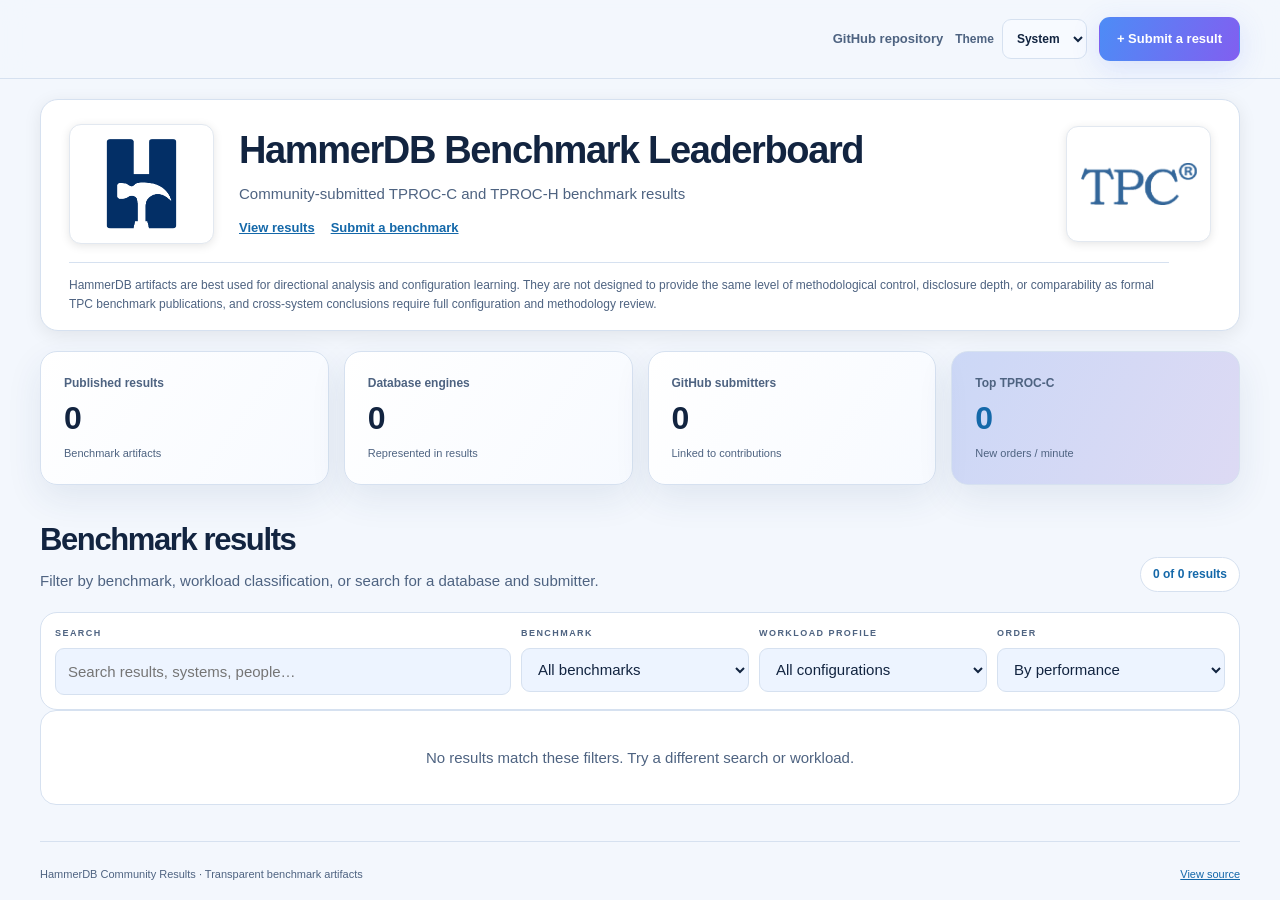
<file: site/index.html>
<!doctype html>
<html lang="en">
<head>
  <meta charset="utf-8">
  <meta name="viewport" content="width=device-width,initial-scale=1">
  <meta name="color-scheme" content="light dark">
  <script>
    (() => {
      let choice = "system";
      try { choice = localStorage.getItem("hammerdb-results-theme") || "system"; } catch (e) {}
      const systemDark = window.matchMedia && window.matchMedia("(prefers-color-scheme: dark)").matches;
      document.documentElement.dataset.theme = (choice === "dark" || choice === "light") ? choice : (systemDark ? "dark" : "light");
    })();
  </script>
  <meta name="description" content="Community-submitted HammerDB benchmark results, including reproducibility details, GitHub submitters and declared workload configurations.">
  <title>HammerDB · Community Benchmark Leaderboard</title>
  <script src="repository-context.js"></script>
  <script src="repository.js"></script>
  <link rel="stylesheet" href="leaderboard.css">
  <script defer src="leaderboard.js"></script>
</head>
<body>
  <header class="topbar">
    <div class="topbar-inner">
      <div class="topbar-actions">
        <a class="nav-link" data-repository-link href="https://github.com/HammerDBLtd/hammerdb-results" target="_blank" rel="noopener noreferrer">GitHub repository</a>
        <label class="theme-control" for="theme-select"><span>Theme</span><select id="theme-select" class="theme-select" aria-label="Colour theme"><option value="system">System</option><option value="light">Light</option><option value="dark">Dark</option></select></label>
        <a class="action action-primary" href="submit.html">+ Submit a result</a>
      </div>
    </div>
  </header>
  <main class="page">
    <section class="masthead" aria-labelledby="page-title">
      <div class="masthead-main">
        <a class="masthead-logo-white" href="https://www.hammerdb.com/" target="_blank" rel="noopener noreferrer" aria-label="HammerDB website">
          <img class="masthead-hammerdb" src="assets/images/hammerDB-H-logo-FINAL.png" alt="HammerDB">
        </a>
        <div class="masthead-heading">
          <h1 id="page-title">HammerDB Benchmark Leaderboard</h1>
          <p>Community-submitted TPROC-C and TPROC-H benchmark results</p>
          <div class="masthead-links"><a href="#leaderboard">View results</a><a href="submit.html">Submit a benchmark</a></div>
        </div>
        <a class="masthead-logo-white" href="https://www.tpc.org/" target="_blank" rel="noopener noreferrer" aria-label="TPC website">
          <img class="masthead-tpc" src="assets/images/tpclogo.png" alt="Transaction Processing Performance Council">
        </a>
      </div>
      <p class="masthead-note">HammerDB artifacts are best used for directional analysis and configuration learning. They are not designed to provide the same level of methodological control, disclosure depth, or comparability as formal TPC benchmark publications, and cross-system conclusions require full configuration and methodology review.</p>
    </section>
    <section class="stats-grid" aria-label="Leaderboard summary">
      <div class="stat"><span class="stat-key">Published results</span><strong id="stat-results">—</strong><small>Benchmark artifacts</small></div>
      <div class="stat"><span class="stat-key">Database engines</span><strong id="stat-dbs">—</strong><small>Represented in results</small></div>
      <div class="stat"><span class="stat-key">GitHub submitters</span><strong id="stat-submitters">—</strong><small>Linked to contributions</small></div>
      <div class="stat stat-accent"><span class="stat-key">Top TPROC-C</span><strong id="stat-top-nopm">—</strong><small>New orders / minute</small></div>
    </section>

    <section id="leaderboard" class="leaderboard-section">
      <div class="section-heading">
        <div><h2>Benchmark results</h2><p>Filter by benchmark, workload classification, or search for a database and submitter.</p></div>
        <div class="filter-counter" id="filter-count" aria-live="polite">Loading results…</div>
      </div>
      <div class="filter-bar">
        <label class="filter-search"><span class="filter-label">SEARCH</span><input id="search-input" type="search" placeholder="Search results, systems, people…" autocomplete="off"></label>
        <label><span class="filter-label">BENCHMARK</span><select id="benchmark-filter"><option value="all">All benchmarks</option><option value="TPROC-C">TPROC-C</option><option value="TPROC-H">TPROC-H</option></select></label>
        <label><span class="filter-label">WORKLOAD PROFILE</span><select id="workload-filter"><option value="all">All configurations</option><option value="cpu-intensive">CPU-intensive</option><option value="io-intensive">I/O-intensive</option><option value="unclassified">Not classified</option></select></label>
        <label><span class="filter-label">ORDER</span><select id="sort-filter"><option value="performance">By performance</option><option value="recent">Newest first</option></select></label>
      </div>
      <div id="load-status" class="load-status" role="status">Loading leaderboard…</div>
      <section id="section-tproc-c" class="benchmark-block" hidden aria-labelledby="heading-c"><div class="benchmark-heading"><div><span class="benchmark-kicker">OLTP · TRANSACTION PROCESSING</span><h3 id="heading-c">TPROC-C <span id="count-c" class="heading-count"></span></h3></div><span class="benchmark-unit">Higher NOPM is better</span></div><div id="results-c" class="results-list"></div></section>
      <section id="section-tproc-h" class="benchmark-block" hidden aria-labelledby="heading-h"><div class="benchmark-heading"><div><span class="benchmark-kicker">OLAP · ANALYTICAL QUERIES</span><h3 id="heading-h">TPROC-H <span id="count-h" class="heading-count"></span></h3></div><span class="benchmark-unit">Lower geomean time is better · grouped by scale factor</span></div><div id="results-h" class="results-list"></div></section>
      <div id="no-results" class="no-results" hidden>No results match these filters. Try a different search or workload.</div>
    </section>
    <footer class="footer"><span>HammerDB Community Results · Transparent benchmark artifacts</span><span><a data-repository-link href="https://github.com/HammerDBLtd/hammerdb-results" target="_blank" rel="noopener noreferrer">View source</a></span></footer>
  </main>
</body>
</html>
</file>
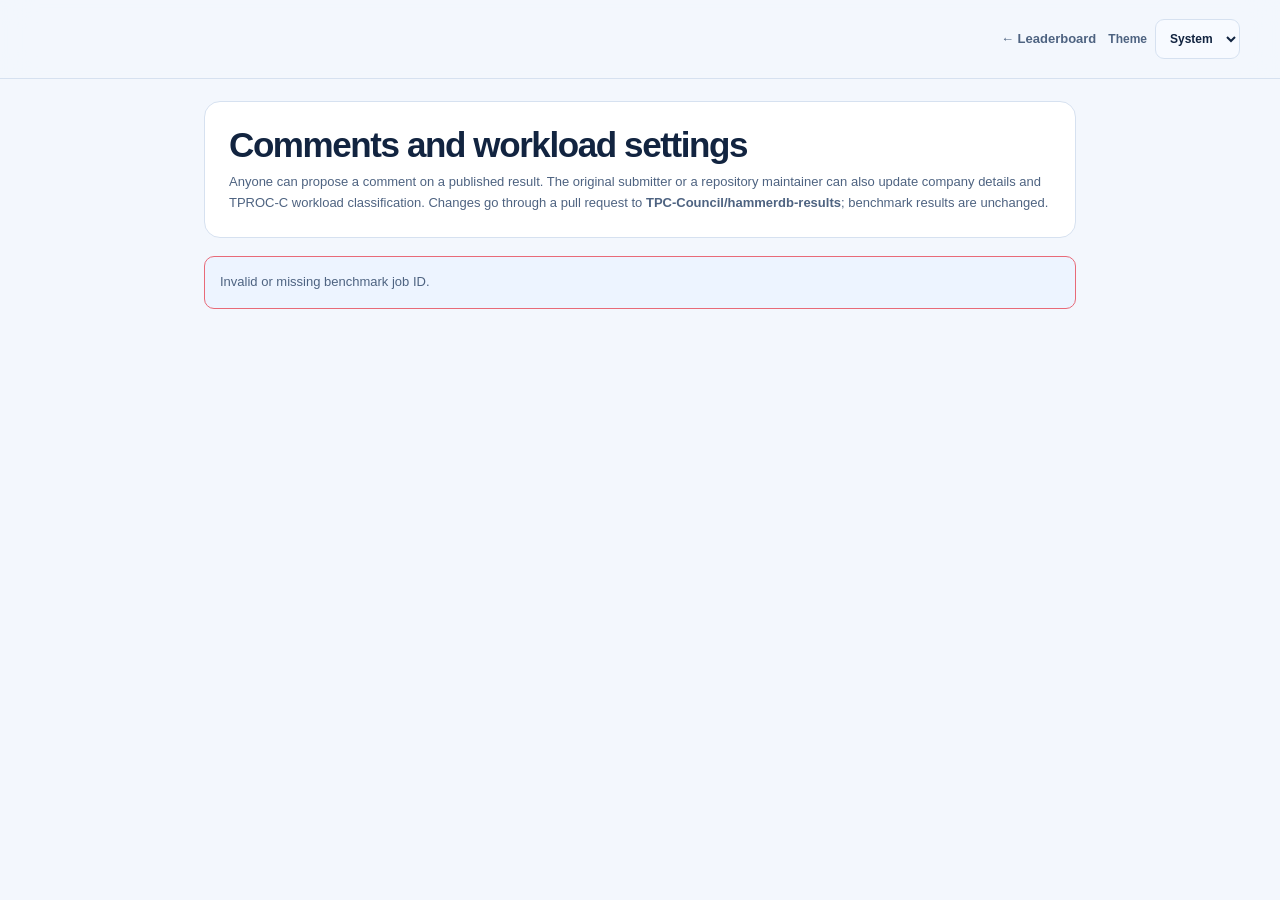
<file: site/annotate.html>
<!doctype html>
<html lang="en">
<head>
  <meta charset="utf-8">
  <meta name="viewport" content="width=device-width,initial-scale=1">
  <meta name="color-scheme" content="light dark">
  <title>Add comments · HammerDB Benchmark Leaderboard</title>
  <script>
    (() => {
      let preference="system";
      try { preference=localStorage.getItem("hammerdb-results-theme")||"system"; } catch(e){}
      const dark=window.matchMedia&&window.matchMedia("(prefers-color-scheme: dark)").matches;
      document.documentElement.dataset.theme = preference==="dark"||preference==="light"
        ? preference : dark?"dark":"light";
    })();
  </script>
  <script src="repository-context.js"></script>
  <script src="repository.js"></script>
  <link rel="stylesheet" href="leaderboard.css">
  <style>
    .annotate-page{max-width:920px;padding:22px 24px 60px;margin:auto}
    .annotate-header,.annotate-card{background:var(--surface);border:1px solid var(--border);border-radius:16px;padding:24px;margin:0 0 18px}
    .annotate-header h1{font-size:clamp(26px,3.5vw,35px);letter-spacing:-.04em;margin:0 0 8px}
    .annotate-header p,.annotate-help{color:var(--muted);font-size:13px;line-height:1.6;margin:0}
    .annotate-card h2{font-size:20px;letter-spacing:-.02em;margin:0 0 8px}
    .annotate-meta{display:grid;grid-template-columns:1fr 1fr;gap:12px;margin-top:16px}
    .annotate-meta>div{background:var(--surface-soft);border:1px solid var(--border);border-radius:10px;padding:13px}
    .annotate-meta span{display:block;font-size:10px;color:var(--muted);font-weight:850;letter-spacing:.08em}
    .annotate-meta strong{display:block;word-break:break-word;margin-top:4px}
    .annotate-fields{display:grid;grid-template-columns:1fr 1fr;gap:14px;margin-top:18px}
    .annotate-field{display:flex;flex-direction:column;gap:7px;margin-bottom:13px}
    .annotate-field label{font-weight:780;font-size:13px}
    .annotate-field input,.annotate-field textarea{background:var(--surface-soft);border:1px solid var(--border);border-radius:9px;padding:11px;color:var(--text);width:100%;font:inherit;min-height:45px}
    .annotate-field textarea{min-height:105px;resize:vertical}
    .annotate-field .help{font-size:12px;color:var(--muted)}
    .previous-note{white-space:pre-wrap;overflow-wrap:anywhere;border-left:3px solid var(--accent);padding:10px 12px;background:var(--surface-soft);border-radius:0 9px 9px 0;font-size:13px;margin:10px 0}
    .annotate-submit{display:flex;gap:12px;flex-wrap:wrap;margin-top:14px}
    .annotate-submit button{cursor:pointer;border-radius:10px;padding:12px 17px;font-weight:850}
    .annotate-submit button:first-child{background:linear-gradient(100deg,#457fea,#8052d3);color:#fff;border:0}
    .annotate-submit button:last-child{background:var(--surface-soft);color:var(--text);border:1px solid var(--border)}
    .annotate-status{color:var(--muted);font-size:13px;padding:15px;border:1px solid var(--border);border-radius:10px;background:var(--surface-soft);margin:14px 0}
    .annotate-status.error{border-color:#e86a78}
    .annotate-status.success{border-color:#25ad80}
    .annotate-preview{margin-top:16px}
    .annotate-preview summary{font-size:13px;font-weight:800;cursor:pointer;color:var(--accent)}
    .annotate-preview pre{font-size:12px;overflow:auto;max-height:300px;padding:14px;border-radius:8px;background:var(--surface-soft);white-space:pre-wrap;overflow-wrap:anywhere}
    .annotate-permission{display:inline-block;font-size:11px;font-weight:700;color:var(--muted);vertical-align:middle;margin-left:9px}
    .annotate-current{font-size:13px;background:var(--surface-soft);padding:10px 12px;margin:16px 0;border-radius:9px;border:1px solid var(--border)}
    .workload-choices{border:1px solid var(--border);border-radius:11px;padding:13px;display:flex;gap:9px;flex-wrap:wrap;margin:0 0 20px}
    .workload-choices legend{font-size:12px;color:var(--muted);font-weight:780;padding:0 6px}
    .workload-choices label{display:flex;align-items:center;gap:7px;border:1px solid var(--border);border-radius:9px;padding:9px 12px;cursor:pointer;font-size:13px;background:var(--surface-soft);font-weight:780}
    .workload-choices label:has(input:checked){border-color:var(--accent);background:color-mix(in srgb,var(--surface) 83%,var(--accent))}
    .workload-choices input{accent-color:var(--accent)}
    .annotate-field select{background:var(--surface-soft);border:1px solid var(--border);border-radius:9px;padding:11px;color:var(--text);min-height:45px}
    .annotate-link{font-size:13px;font-weight:800}
    #form-container[hidden],.annotate-status[hidden]{display:none!important}
    .annotate-optional>summary{cursor:pointer;font-size:16px;font-weight:800;line-height:1.5}
    .annotate-extra-section{margin-top:18px;padding-top:15px;border-top:1px solid var(--border)}
    .annotate-field [aria-invalid="true"]{border-color:#e86a78;outline:2px solid #e86a7833}
    #action-status{margin-top:14px}
    @media(max-width:660px){.annotate-meta,.annotate-fields{grid-template-columns:1fr}.annotate-page{padding-inline:14px}.annotate-header,.annotate-card{padding:18px}}
  </style>
</head>
<body>
<header class="topbar"><div class="topbar-inner"><div class="topbar-actions">
  <a class="nav-link" href="index.html">← Leaderboard</a>
  <label class="theme-control" for="theme-select"><span>Theme</span>
    <select id="theme-select" class="theme-select" aria-label="Colour theme">
      <option value="system">System</option><option value="light">Light</option><option value="dark">Dark</option>
    </select>
  </label>
</div></div></header>
<main class="annotate-page">
  <section class="annotate-header">
    <h1>Comments and workload settings</h1>
    <p>Anyone can propose a comment on a published result. The original submitter or a repository maintainer
      can also update company details and TPROC-C workload classification. Changes go through a pull request
      to <strong data-repository-name>the hosting repository</strong>; benchmark results are unchanged.</p>
  </section>
  <div id="annotate-status" class="annotate-status" role="status" aria-live="polite">Loading published result…</div>
  <div id="form-container" hidden>
    <section class="annotate-card">
      <h2>Original submission</h2>
      <div class="annotate-meta">
        <div><span>RESULT</span><strong id="result-label"></strong></div>
        <div><span>ORIGINAL GITHUB SUBMITTER</span><strong id="result-submitter"></strong></div>
      </div>
      <p class="annotate-help" style="margin-top:13px">Comments are attributed to their GitHub author. Company and workload changes require the original submitter or a maintainer with write access; PR validation checks permissions.</p>
      <div id="prior-notes" hidden>
        <h3 style="font-size:14px;margin:18px 0 4px">Existing comments</h3>
        <div id="prior-comments"></div>
      </div>
      <div id="pr-notes" hidden>
        <h3 style="font-size:14px;margin:18px 0 4px">Original pull request description</h3>
        <p class="previous-note" id="original-pr-description"></p>
      </div>
    </section>
    <section class="annotate-card">
      <h2>Add a comment</h2>
      <p class="annotate-help">To add a comment, enter your GitHub username and the comment. Company and workload settings are optional.</p>
      <div class="annotate-field" style="margin-top:16px"><label for="comment-author">Your GitHub username</label><input id="comment-author" maxlength="39" autocomplete="username" placeholder="GitHub login of the person opening the PR"><span class="help">If you add a comment, this must match the GitHub account opening the pull request.</span></div>
      <div class="annotate-field"><label for="new-comment">Your comment</label>
        <textarea id="new-comment" maxlength="4000" placeholder="Benchmark setup, configuration, observations or follow-up details"></textarea>
      </div>
    </section>
    <details class="annotate-card annotate-optional">
      <summary>Company and CPU/I/O settings (optional)</summary>
      <p class="annotate-help" style="margin-top:10px">Leave this closed to add only a comment. Company and workload changes are restricted to the original submitter or a maintainer.</p>
      <section class="annotate-extra-section">
      <h2>Company details <small class="annotate-permission">Original submitter or maintainer</small></h2>
      <div class="annotate-fields">
        <div class="annotate-field"><label for="company-name">Company / organisation</label><input id="company-name" maxlength="120" placeholder="Organisation name"></div>
        <div class="annotate-field"><label for="company-logo">Company logo (public HTTPS URL)</label><input id="company-logo" type="url" maxlength="500" placeholder="https://example.com/logo.png"></div>
      </div>
      <div class="annotate-field"><label for="company-description">Company description</label>
        <textarea id="company-description" maxlength="350" placeholder="Short description of your organisation"></textarea></div>
    </section>
    <section class="annotate-extra-section" id="workload-section" hidden>
      <h2>TPROC-C workload classification <small class="annotate-permission">Original submitter or maintainer</small></h2>
      <div class="annotate-current">Current: <strong id="current-workload">Not classified</strong></div>
      <fieldset class="workload-choices"><legend>Select classification</legend>
        <label><input type="radio" name="classification" value="unclassified" checked><span>Not classified</span></label>
        <label><input type="radio" name="classification" value="cpu-intensive"><span>CPU-intensive</span></label>
        <label><input type="radio" name="classification" value="io-intensive"><span>I/O-intensive</span></label>
      </fieldset>
      <div class="annotate-fields">
        <div class="annotate-field"><label for="uaw-setting">Use All Warehouses (UAW)</label>
          <select id="uaw-setting"><option value="unknown">Not recorded</option><option value="false">Disabled</option><option value="true">Enabled</option></select></div>
        <div class="annotate-field"><label for="durability-setting">Database durability</label>
          <select id="durability-setting"><option value="unknown">Not recorded</option><option value="full">Full / synchronous</option><option value="relaxed">Relaxed / asynchronous</option></select></div>
      </div>
      <div class="annotate-field"><label for="workload-details">Configuration details</label>
        <textarea id="workload-details" maxlength="1200" placeholder="Record the UAW setting, database durability parameters and any evidence supporting this classification."></textarea>
      </div>
      <p class="annotate-help">CPU-intensive requires UAW disabled; I/O-intensive requires UAW enabled and full durability. Both require at least 20 characters of configuration evidence. These are configuration labels, not a diagnosis from IOPS alone.</p>
    </section>
    </details>
    <section class="annotate-card">
      <h2>Send for review</h2>
      <div class="annotate-submit">
        <button type="button" id="send-github">Copy JSON and open GitHub</button>
        <button type="button" id="copy-json">Copy JSON only</button>
      </div>
      <p id="action-status" class="annotate-status" role="status" aria-live="polite" hidden></p>
      <p class="annotate-help" style="margin-top:12px">GitHub opens the file editor. Paste the copied JSON, commit it to a branch or fork, and open a pull request against <strong data-repository-name>the hosting repository</strong>. If an annotation already exists, replace its contents in the editor. <strong>No changes are submitted automatically.</strong></p>
      <p id="github-target" style="margin-top:10px"><a class="annotate-link" id="github-editor-link" href="#" target="_blank" rel="noopener noreferrer">Open GitHub editor</a></p>
      <details class="annotate-preview"><summary>Review the JSON to paste</summary><pre id="annotation-preview"></pre></details>
    </section>
  </div>
</main>
<script>
(() => {
  "use strict";
  const $=(id)=>document.getElementById(id);
  const target=window.HammerDBResultsRepo;
  const params=new URLSearchParams(location.search);
  const jobid=params.get("jobid");
  const media=window.matchMedia?window.matchMedia("(prefers-color-scheme: dark)"):null;
  function themeChoice(){try{return localStorage.getItem("hammerdb-results-theme")||"system";}catch(e){return "system";}}
  function theme(choice){
    const c=["system","light","dark"].includes(choice)?choice:"system";
    document.documentElement.dataset.theme=c==="system"?(media?.matches?"dark":"light"):c;
    $("theme-select").value=c;
  }
  theme(themeChoice());
  $("theme-select").addEventListener("change",(e)=>{
    const c=e.target.value;
    try {if(c==="system")localStorage.removeItem("hammerdb-results-theme");else localStorage.setItem("hammerdb-results-theme",c);}catch(e){}
    theme(c);
  });
  media?.addEventListener?.("change",()=>{if(themeChoice()==="system")theme("system");});
  let row=null;
  let initialCompany=null;
  let initialWorkload=null;
  function status(message,kind){
    $("annotate-status").textContent=message;
    $("annotate-status").className="annotate-status"+(kind?" "+kind:"");
  }
  function safeHttps(raw){
    try {
      const url=new URL(raw);
      return url.protocol==="https:"&&!url.username&&!url.password?url.href:null;
    }catch(e){return null;}
  }
  const idValid=typeof jobid==="string"&&/^[a-z0-9_-]{5,80}$/i.test(jobid);
  if(!idValid){status("Invalid or missing benchmark job ID.","error");return;}
  function addNote(container,comment){
    const p=document.createElement("p");
    p.className="previous-note";
    const person=comment && typeof comment==="object"?comment.github_username:null;
    if(person){
      const a=document.createElement("a");
      a.href="https://github.com/"+encodeURIComponent(person);
      a.target="_blank";a.rel="noopener noreferrer";a.textContent="@"+person+": ";
      p.append(a);
    }
    p.append(document.createTextNode(typeof comment==="string"?comment:String(comment?.text||"")));
    container.appendChild(p);
  }
  function githubEditorPath(result){
    const filename="submissions/annotations/"+result.jobid+".json";
    const root=target.url+"/"+(result.annotation_exists?"edit":"new")+"/"+target.branch;
    return root+(result.annotation_exists?"/"+filename:"?filename="+encodeURIComponent(filename));
  }
  function workloadInputs(){
    const classification=document.querySelector('input[name="classification"]:checked')?.value||"unclassified";
    const uaw=$("uaw-setting").value;
    return {classification,use_all_warehouses:uaw==="unknown"?null:uaw==="true",
      durability:$("durability-setting").value,details:$("workload-details").value.trim()};
  }
  function inputError(message,fieldId){
    const error=new Error(message);
    error.fieldId=fieldId;
    throw error;
  }
  function checkedWorkload(profile){
    if(profile.classification!=="unclassified"){
      if(profile.details.length<20)
        inputError("CPU/I/O classification requires at least 20 characters of configuration details.","workload-details");
      if(profile.use_all_warehouses===null||profile.durability==="unknown")
        inputError("Select UAW and database durability for this classification.","uaw-setting");
      if(profile.classification==="io-intensive"&&(profile.use_all_warehouses!==true||profile.durability!=="full"))
        inputError("I/O-intensive requires UAW enabled and full durability.","uaw-setting");
      if(profile.classification==="cpu-intensive"&&profile.use_all_warehouses!==false)
        inputError("CPU-intensive requires UAW disabled.","uaw-setting");
    }
    return profile;
  }
  function makeAnnotation(){
    if(!row)inputError("Result details have not loaded.");
    const name=$("company-name").value.trim(),logo=$("company-logo").value.trim();
    const description=$("company-description").value.trim(),comment=$("new-comment").value.trim();
    const author=$("comment-author").value.trim().replace(/^@/,"");
    const gh=/^[a-z\d](?:[a-z\d-]{0,37}[a-z\d])?(?:\[bot\])?$/i;
    if(comment&&(!gh.test(author)||author.includes("--")))
      inputError("Enter the GitHub username that will open the pull request.","comment-author");
    const comments=Array.isArray(row.submitter_comments)?row.submitter_comments.slice():[];
    if(comment)comments.push({github_username:author,text:comment});
    if(comments.length>30)
      inputError("This result already has 30 comments. Ask a maintainer to consolidate them.","new-comment");
    const changedCompany=!initialCompany||
      name!==initialCompany.name||logo!==initialCompany.logo_url||description!==initialCompany.description;
    if(changedCompany&&logo&&!safeHttps(logo))
      inputError("Company logo must be a public HTTPS URL.","company-logo");
    if(changedCompany&&logo&&!name)
      inputError("Provide a company name when including a logo.","company-name");
    const company=changedCompany?
      {name,logo_url:logo?safeHttps(logo):"",description}:(row.annotation_company||{});
    const annotation={jobid:row.jobid,github_username:row.submitted_by,company,comments};
    let changedWorkload=false;
    if(row.benchmark==="TPROC-C"){
      const current=workloadInputs();
      changedWorkload=!!initialWorkload&&
        Object.keys(current).some(key=>current[key]!==initialWorkload[key]);
      if(changedWorkload)annotation.workload=checkedWorkload(current);
      else if(row.annotation_workload)annotation.workload=row.annotation_workload;
    }
    if(!comment&&!changedCompany&&!changedWorkload)
      inputError("Enter a comment above, or change an optional company/workload setting.","new-comment");
    if(!comments.length&&!company.name&&!company.description&&!annotation.workload)
      inputError("Add a comment or provide company/workload information.","new-comment");
    return JSON.stringify(annotation,null,2)+"\n";
  }
  function actionStatus(message,kind,fieldId){
    const node=$("action-status");
    node.hidden=false;
    node.textContent=message;
    node.className="annotate-status"+(kind?" "+kind:"");
    if(fieldId){
      const field=$(fieldId);
      if(field){
        field.setAttribute("aria-invalid","true");
        field.focus?.({preventScroll:true});
      }
    }
    node.scrollIntoView?.({block:"nearest"});
  }
  function refreshPreview(){
    if(!row)return;
    try{$("annotation-preview").textContent=makeAnnotation();}
    catch(e){$("annotation-preview").textContent=e.message;}
  }
  async function copyPrepared(json){
    try{
      if(navigator.clipboard?.writeText){
        await navigator.clipboard.writeText(json);
        return true;
      }
    }catch(e){}
    const fallback=document.createElement("textarea");
    fallback.value=json;
    fallback.setAttribute("readonly","");
    fallback.style.position="fixed";
    fallback.style.top="-9999px";
    document.body.appendChild(fallback);
    fallback.focus();
    fallback.select();
    let copied=false;
    try{copied=typeof document.execCommand==="function"&&document.execCommand("copy");}
    finally{fallback.remove();}
    return copied;
  }
  async function sendForReview(openGitHub){
    let json;
    try{json=makeAnnotation();}
    catch(e){actionStatus(e.message,"error",e.fieldId);return;}
    $("annotation-preview").textContent=json;
    // Start clipboard access before opening a new tab; both happen in the click gesture.
    const pendingCopy=copyPrepared(json);
    const tab=openGitHub?window.open("about:blank","_blank"):null;
    const copied=await pendingCopy;
    if(!copied){
      try{tab?.close();}catch(e){}
      document.querySelector(".annotate-preview").open=true;
      actionStatus("Automatic copy is unavailable. Expand the JSON below, copy it manually, then use the GitHub link.","error");
      return;
    }
    if(openGitHub){
      if(tab){
        tab.opener=null;
        tab.location.replace($("github-editor-link").href);
        actionStatus("JSON copied. Paste it into the GitHub editor, commit your change and open a pull request.","success");
      }else{
        actionStatus("JSON copied. Your browser blocked the new tab; use the GitHub link below to continue.","success");
      }
    }else{
      actionStatus("JSON copied. Paste it into the GitHub editor when you're ready.","success");
    }
  }
  $("copy-json").addEventListener("click",()=>{void sendForReview(false);});
  $("send-github").addEventListener("click",()=>{void sendForReview(true);});
  ["company-name","company-logo","company-description","comment-author","new-comment","uaw-setting","durability-setting","workload-details"].forEach(id=>$(id).addEventListener("input",()=>{
    $(id).removeAttribute("aria-invalid");
    refreshPreview();
  }));
  document.querySelectorAll('input[name="classification"]').forEach(r=>r.addEventListener("change",refreshPreview));
  fetch("leaderboard.json",{cache:"force-cache"})
    .then(r=>{if(!r.ok)throw Error("Leaderboard unavailable (HTTP "+r.status+")");return r.json();})
    .then(data=>{
      row=Array.isArray(data.rows)?data.rows.find(x=>x.jobid===jobid):null;
      if(!row)throw Error("Result not found on this leaderboard.");
      if(!row.submitted_by||!/^[a-z0-9](?:[a-z0-9-]{0,37}[a-z0-9])?$/i.test(row.submitted_by))
        throw Error("Original GitHub submitter is not recorded; ask a maintainer to establish the result's attribution first.");
      $("result-label").textContent=(row.database_display||row.database||"Database")+" · "+row.benchmark+" · "+row.jobid;
      $("result-submitter").textContent="@"+row.submitted_by;
      $("company-name").value=row.company_name||"";
      $("company-logo").value=row.company_logo_url||"";
      $("company-description").value=row.company_description||"";
      initialCompany={name:$("company-name").value.trim(),logo_url:$("company-logo").value.trim(),description:$("company-description").value.trim()};
      if(Array.isArray(row.submitter_comments)&&row.submitter_comments.length){
        $("prior-notes").hidden=false;
        row.submitter_comments.forEach(x=>addNote($("prior-comments"),x));
      }
      if(row.benchmark==="TPROC-C"){
        $("workload-section").hidden=false;
        const label={"unclassified":"Not classified","cpu-intensive":"CPU-intensive","io-intensive":"I/O-intensive"};
        $("current-workload").textContent=label[row.workload_class]||"Not classified";
        const choice=document.querySelector('input[name="classification"][value="'+(row.workload_class||"unclassified")+'"]');
        if(choice)choice.checked=true;
        $("uaw-setting").value=row.workload_uaw==null?"unknown":String(row.workload_uaw);
        $("durability-setting").value=row.workload_durability||"unknown";
        $("workload-details").value=row.workload_details||"";
        initialWorkload=workloadInputs();
      }
      if(row.original_pr_description){
        $("pr-notes").hidden=false;
        $("original-pr-description").textContent=row.original_pr_description;
      }
      $("github-editor-link").href=githubEditorPath(row);
      $("github-editor-link").textContent="Open "+target.fullName+" on GitHub";
      $("form-container").hidden=false;
      status("Result found. Add a comment, or update company/workload details if you are the original submitter or a maintainer.","success");
      refreshPreview();
    }).catch(e=>status(e.message,"error"));
})();
</script>
</body>
</html>
</file>
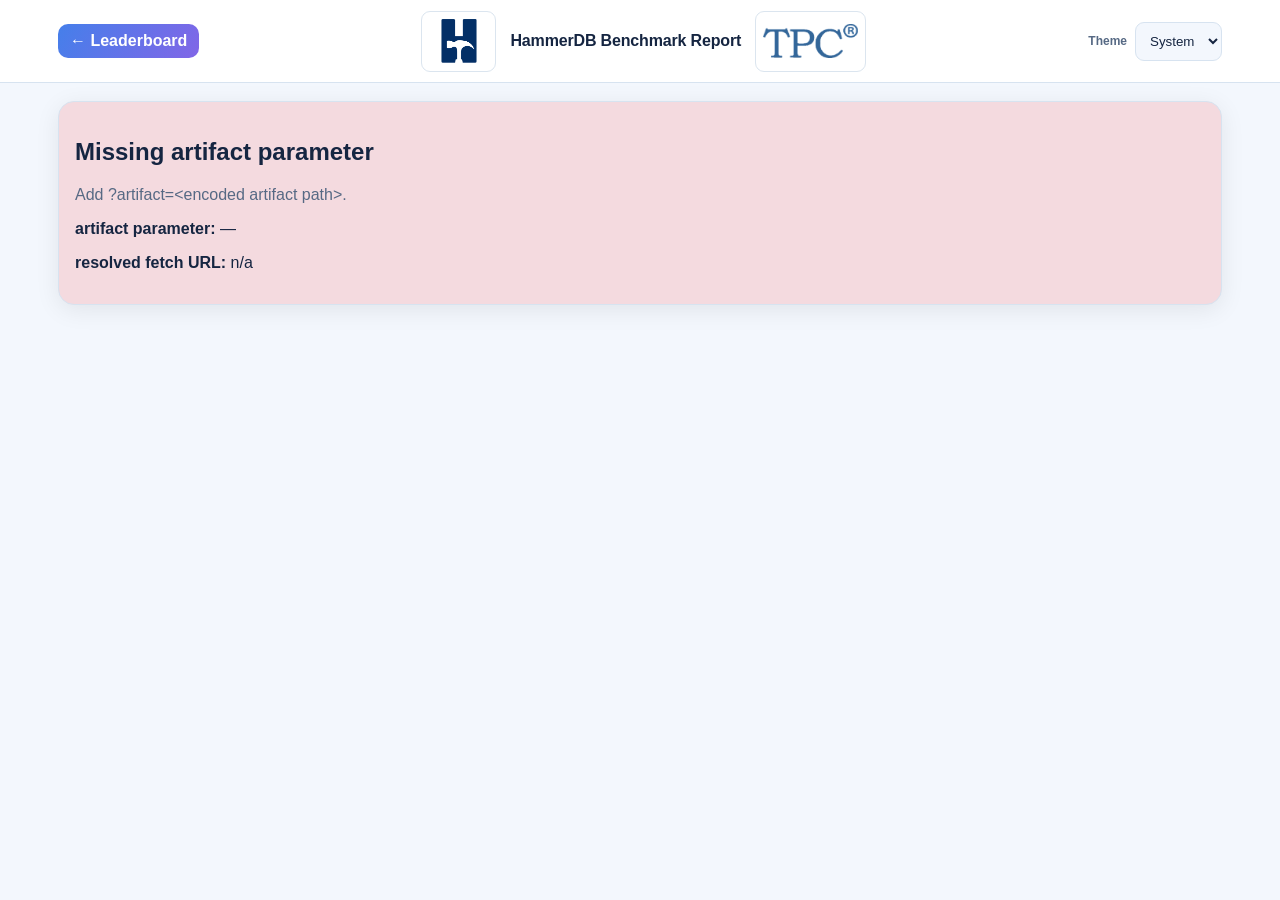
<file: site/report.html>
<!doctype html>
<html lang="en">
  <head>
    <meta charset="utf-8" />
    <meta name="viewport" content="width=device-width,initial-scale=1" />
    <meta name="color-scheme" content="light dark" />
    <script>
      (() => {
        let pref="system";
        try { pref=localStorage.getItem("hammerdb-results-theme") || "system"; } catch(e) {}
        const dark=window.matchMedia && matchMedia("(prefers-color-scheme: dark)").matches;
        document.documentElement.dataset.theme =
          pref==="light" || pref==="dark" ? pref : (dark ? "dark" : "light");
      })();
    </script>
    <title>HammerDB Result Artifact</title>
    <style>
      :root {
        --bg: #f4f7ff;
        --card: #fff;
        --line: #dbe4f0;
        --text: #0f172a;
        --muted: #64748b;
      }
      * {
        box-sizing: border-box;
      }
      body {
        margin: 0;
        font-family:
          Inter,
          Segoe UI,
          Arial,
          sans-serif;
        background: var(--bg);
        color: var(--text);
      }
      .top {
        position: sticky;
        top: 0;
        z-index: 5;
        background: #fff;
        border-bottom: 1px solid var(--line);
      }
      .top-inner,
      .wrap {
        max-width: 1200px;
        margin: 0 auto;
      }
      .top-inner {
        padding: 10px 18px;
        display: flex;
        justify-content: space-between;
        align-items: center;
      }
      .wrap {
        padding: 18px;
      }
      .back {
        display: inline-block;
        padding: 8px 12px;
        border-radius: 10px;
        background: #e9efff;
        color: #1e3a8a;
        text-decoration: none;
        font-weight: 700;
      }
      .label,
      .muted {
        color: var(--muted);
      }
      .label {
        font-weight: 700;
      }
      .card {
        background: var(--card);
        border: 1px solid var(--line);
        border-radius: 16px;
        padding: 16px;
        margin-bottom: 12px;
        box-shadow: 0 6px 18px rgba(15, 23, 42, 0.05);
      }
      .hero {
        display: grid;
        grid-template-columns: 2fr 1fr;
        gap: 14px;
      }
      .meta {
        display: grid;
        grid-template-columns: repeat(3, 1fr);
        gap: 8px;
      }
      .m {
        background: #f8fbff;
        border: 1px solid #e6edf8;
        border-radius: 10px;
        padding: 8px;
      }
      .k {
        font-size: 0.75rem;
        text-transform: uppercase;
        color: var(--muted);
        font-weight: 700;
      }
      .v {
        font-weight: 700;
      }
      .big {
        font-size: 2rem;
        font-weight: 800;
      }
      .sub {
        font-size: 1rem;
        color: var(--muted);
      }
      .chips {
        display: flex;
        flex-wrap: wrap;
        gap: 8px;
      }
      .chip {
        background: #eef4ff;
        border: 1px solid #d5e3ff;
        border-radius: 999px;
        padding: 5px 10px;
        font-size: 0.82rem;
      }
      .kv {
        display: grid;
        grid-template-columns: 180px 1fr;
        gap: 8px;
      }
      .kv .key {
        font-weight: 700;
        color: #334155;
      }
      table {
        width: 100%;
        border-collapse: collapse;
      }
      th,
      td {
        border-bottom: 1px solid #e8edf7;
        padding: 8px;
        text-align: left;
      }
      th {
        color: var(--muted);
        font-size: 0.82rem;
      }
      .grid2 {
        display: grid;
        grid-template-columns: 1fr 1fr;
        gap: 12px;
      }
      .warn {
        background: #fff7ed;
        border: 1px solid #fdba74;
        border-radius: 12px;
        padding: 12px;
      }
      .err {
        background: #fff1f2;
        border: 1px solid #fecdd3;
      }
      .chart-box {
        position: relative;
        height: 300px;
        width: 100%;
      }
      .chart-box canvas {
        width: 100% !important;
        height: 100% !important;
        display: block;
      }
      details pre {
        overflow: auto;
        background: #0b1020;
        color: #dbeafe;
        padding: 10px;
        border-radius: 10px;
      }
      @media (max-width: 980px) {
        .hero,
        .grid2,
        .meta {
          grid-template-columns: 1fr;
        }
        .kv {
          grid-template-columns: 1fr;
        }
      }
    </style>
    <script src="repository-context.js"></script>
  <script src="repository.js"></script>
    <link rel="stylesheet" href="report-theme.css" />
  </head>
  <body>
    <nav class="top">
      <div class="top-inner">
        <a class="back" href="index.html">← Leaderboard</a>
        <div class="report-brand-group">
          <a href="https://www.hammerdb.com/" class="report-white-logo" target="_blank" rel="noopener noreferrer"><img src="assets/images/hammerDB-H-logo-FINAL.png" alt="HammerDB"></a>
          <strong class="report-title">HammerDB Benchmark Report</strong>
          <a href="https://www.tpc.org/" class="report-white-logo" target="_blank" rel="noopener noreferrer"><img src="assets/images/tpclogo.png" alt="TPC"></a>
        </div><label class="theme-control" for="theme-select"><span>Theme</span><select id="theme-select" class="theme-select" aria-label="Colour theme"><option value="system">System</option><option value="light">Light</option><option value="dark">Dark</option></select></label>
      </div>
    </nav>
    <main class="wrap">
      <div id="status" class="card">Loading report…</div>
      <div id="content" style="display: none">
        <section class="card hero">
          <div>
            <h1 id="title" style="margin: 0 0 8px"></h1>
            <div class="meta" id="headline-meta"></div>
          </div>
          <div>
            <div class="k">Primary metric</div>
            <div id="primary" class="big">—</div>
            <div id="secondary" class="sub">—</div>
          </div>
        </section>
        <section class="card submission-evidence" id="submission-evidence">
          <div class="report-submission-heading"><h2>Submitter comments</h2><span id="report-workload-badge" class="report-profile-badge unclassified">Not classified</span></div>
          <div class="report-identity-grid">
            <div><div class="k">Submitted by</div><div id="report-submitter" class="report-attribution">GitHub attribution not recorded</div></div>
            <div id="report-company-container" hidden><div class="k">Company / organisation</div><div id="report-company" class="report-company"></div><div id="report-company-description" class="report-company-description"></div></div>
          </div>
          <div id="report-description-container" hidden><div class="k">Benchmark description</div><p id="report-description"></p></div>
          <div id="report-original-pr-container" hidden><div class="k">Original PR description</div><p id="report-original-pr-notes"></p><a id="report-original-pr-link" class="report-origin-link" href="#" target="_blank" rel="noopener noreferrer">Read original PR</a></div>
          <div id="report-comments-container" hidden><div class="k">Comments</div><div id="report-comments"></div></div>
          <p id="report-comments-empty" hidden class="muted">No comments have been added yet.</p>
          <div id="report-config-container" hidden><div class="k">CPU / I/O configuration details</div><p id="report-config-evidence"></p></div>
          <div id="report-annotation-actions" class="report-annotation-actions" hidden>
            <a id="report-annotate-link" class="report-edit-link" href="annotate.html">Add a comment / choose CPU or I/O</a>
            <span>Anyone can propose comments. Company and workload changes require the original submitter or a maintainer.</span>
          </div>
        </section>
        <section class="card">
          <h2>Benchmark configuration</h2>
          <div id="cfg" class="chips"></div>
        </section>
        <section class="card">
          <h2 id="rt-title">Response Times</h2>
          <table>
            <thead id="rt-head">
              <tr>
                <th>Operation</th>
                <th>p25</th>
                <th>p50</th>
                <th>p75</th>
                <th>p95</th>
                <th>p99</th>
              </tr>
            </thead>
            <tbody id="rt"></tbody>
          </table>
        </section>
        <section class="card">
          <h2>System</h2>
          <div id="sys" class="kv"></div>
        </section>
        <section class="card">
          <h2>Charts</h2>
          <section class="grid2">
            <section>
              <h3 id="result-chart-title">NOPM/TPM</h3>
              <div class="chart-box"><canvas id="resultBar"></canvas></div>
            </section>
            <section>
              <h3 id="rt-chart-title">Response-time percentiles</h3>
              <div class="chart-box"><canvas id="rtchart"></canvas></div>
              <p id="rt-boxplot-key" class="chart-key" hidden>Box: p25–p75 · median: p50 · whiskers: minimum and p95 · dot: p99. Hover to see all values, including the maximum.</p>
            </section>
          </section>
          <section class="grid2">
            <section id="tx-section">
              <h3>Transaction count</h3>
              <div class="chart-box"><canvas id="tx"></canvas></div>
            </section>
            <section>
              <h3>CPU</h3>
              <div class="chart-box"><canvas id="cpu"></canvas></div>
            </section>
          </section>
          <section class="grid2">
            <section>
              <h3>IOPS</h3>
              <div class="chart-box"><canvas id="iops"></canvas></div>
            </section>
            <section>
              <h3>MB/s</h3>
              <div class="chart-box"><canvas id="mbps"></canvas></div>
            </section>
          </section>
        </section>
        <section class="card">
          <h2>Disclaimer</h2>
          <div id="disclaimer" class="warn">
            Benchmark disclaimer unavailable.
          </div>
        </section>
        <section class="card">
          <details>
            <summary>Show raw artifact JSON</summary>
            <pre id="raw"></pre>
          </details>
        </section>
      </div>
    </main>
    <script>
      (() => {
        const qp = new URLSearchParams(location.search),
          raw = qp.get("artifact"),
          status = document.getElementById("status"),
          content = document.getElementById("content"),
          charts = {};
        let artifactUrl;
        const $ = (id) => document.getElementById(id),
          esc = (s) =>
            String(s ?? "—").replace(
              /[&<>]/g,
              (c) => ({ "&": "&amp;", "<": "&lt;", ">": "&gt;" })[c],
            ),
          fmtN = (v) => {
            const n = Number(v);
            return Number.isFinite(n) ? Math.round(n).toLocaleString() : "—";
          },
          fmtPct = (v) => {
            const n = Number(v);
            return Number.isFinite(n) ? `${Math.round(n)}%` : "—";
          },
          fmtMs = (v) => {
            const n = Number(v);
            if (!Number.isFinite(n)) return "—";
            return n >= 10
              ? String(Math.round(n))
              : String(Math.round(n * 1000) / 1000)
                  .replace(/0+$/, "")
                  .replace(/\.$/, "");
          },
          fmtSec = (v) => {
            const n = Number(v);
            return Number.isFinite(n)
              ? n.toLocaleString(undefined, {
                  minimumFractionDigits: 0,
                  maximumFractionDigits: n < 10 ? 3 : 1,
                })
              : "—";
          },
          fmtTime = (t) => {
            if (!t) return "";
            const s = String(t),
              m = s.match(/(\d{2}:\d{2}(?::\d{2})?)/);
            if (m) return m[1];
            const d = new Date(s);
            return Number.isNaN(d.getTime())
              ? s
              : d.toISOString().slice(11, 19);
          };

        const colourMedia = window.matchMedia ? window.matchMedia("(prefers-color-scheme: dark)") : null;
        function themeChoice() {
          try { return localStorage.getItem("hammerdb-results-theme") || "system"; }
          catch (e) { return "system"; }
        }
        function reportTheme(value) {
          const selected = ["system","light","dark"].includes(value) ? value : "system";
          document.documentElement.dataset.theme = selected==="system" ? (colourMedia?.matches ? "dark" : "light") : selected;
          $("theme-select").value = selected;
          // Only redraw charts that have entered the viewport.
          for (const id of Object.keys(charts)) {
            if ($(id)?.parentElement?.querySelector("svg.native-report-chart")) drawNativeChart(id, charts[id]);
          }
        }
        reportTheme(themeChoice());
        $("theme-select").addEventListener("change",(event)=>{
          const choice=event.target.value;
          try { if (choice==="system") localStorage.removeItem("hammerdb-results-theme");
                else localStorage.setItem("hammerdb-results-theme",choice); } catch(e) {}
          reportTheme(choice);
        });
        colourMedia?.addEventListener?.("change",()=>{
          if (themeChoice()==="system") reportTheme("system");
        });
        function safeLogoUrl(raw) {
          try {
            const url = new URL(String(raw));
            return url.protocol === "https:" && !url.username && !url.password ? url.href : null;
          } catch { return null; }
        }
        function renderSubmission(source, bench) {
          const original = source.submission || {};
          const ghRe = /^[a-z\d](?:[a-z\d-]{0,37}[a-z\d])?$/i;
          function fill(data) {
            const username = original.github_username || data.submitted_by;
            $("report-submitter").replaceChildren();
            if (ghRe.test(String(username || ""))) {
              const link = document.createElement("a");
              link.href = "https://github.com/" + encodeURIComponent(username);
              link.target = "_blank";
              link.rel = "noopener noreferrer";
              link.textContent = "@" + username;
              $("report-submitter").append(link);
            } else {
              $("report-submitter").textContent = "GitHub attribution not recorded";
            }
            const company = original.company || {};
            const name = data.company_name || company.name;
            const desc = data.company_description || company.description;
            const image = safeLogoUrl(data.company_logo_url || company.logo_url);
            if (name || desc || image) {
              $("report-company-container").hidden = false;
              $("report-company").replaceChildren();
              if (image) {
                const logo = document.createElement("img");
                logo.src = image; logo.alt = String(name || "Company") + " logo";
                logo.referrerPolicy = "no-referrer";
                logo.loading = "lazy";
                $("report-company").append(logo);
              }
              const nameSpan = document.createElement("strong");
              nameSpan.textContent = name || "Organisation";
              $("report-company").append(nameSpan);
              $("report-company-description").textContent = desc || "";
            }
            const description = original.description || data.result_description;
            if (description) {
              $("report-description-container").hidden = false;
              $("report-description").textContent = description;
            }
            const originalNotes = data.original_pr_description;
            if (originalNotes) {
              $("report-original-pr-container").hidden = false;
              $("report-original-pr-notes").textContent = originalNotes;
              const prLink = data.submission_pr_url;
              if (/^https:\/\/github\.com\/[a-z0-9-]+\/hammerdb-results\/pull\/\d+$/i.test(prLink || "")) {
                $("report-original-pr-link").href = prLink;
                $("report-original-pr-link").hidden = false;
              } else {
                $("report-original-pr-link").hidden = true;
              }
            }
            if (Array.isArray(data.submitter_comments) && data.submitter_comments.length) {
              $("report-comments-container").hidden = false;
              const wrapper = $("report-comments");
              wrapper.replaceChildren();
              data.submitter_comments.forEach((comment)=>{
                const p=document.createElement("p");
                p.className="report-submitter-comment";
                if (comment && typeof comment === "object") {
                  const who = String(comment.github_username || "");
                  if (/^[a-z\d](?:[a-z\d-]{0,37}[a-z\d])?(?:\[bot\])?$/i.test(who)) {
                    const link=document.createElement("a");
                    link.href="https://github.com/"+encodeURIComponent(who);
                    link.target="_blank";
                    link.rel="noopener noreferrer";
                    link.textContent="@"+who+": ";
                    p.appendChild(link);
                  }
                  p.appendChild(document.createTextNode(String(comment.text || "")));
                } else {
                  p.textContent=String(comment);
                }
                wrapper.appendChild(p);
              });
            }
            const hasComments = Boolean(description || originalNotes ||
              (Array.isArray(data.submitter_comments) && data.submitter_comments.length));
            $("report-comments-empty").hidden = hasComments;
            if (source.job?.jobid) {
              $("report-annotate-link").textContent = bench === "TPROC-C"
                ? "Add a comment / choose CPU or I/O" : "Add a comment";
              const target = new URL("annotate.html", location.href);
              target.searchParams.set("jobid", source.job.jobid);
              $("report-annotate-link").href = target.href;
              $("report-annotation-actions").hidden = false;
            }
            const w = original.workload || {};
            const category = data.workload_class || w.classification || "unclassified";
            const uaw = w.use_all_warehouses !== undefined ? w.use_all_warehouses : data.workload_uaw;
            const durability = w.durability || data.workload_durability || "unknown";
            const details = w.details || data.workload_details || "";
            const validIo = category === "io-intensive" && uaw === true && durability === "full" && details;
            const validCpu = category === "cpu-intensive" && uaw === false && ["full", "relaxed"].includes(durability) && details;
            const badge = $("report-workload-badge");
            if (bench === "TPROC-C" && (validIo || validCpu)) {
              badge.className = "report-profile-badge " + (validIo ? "io" : "cpu");
              badge.textContent = validIo ? "I/O-INTENSIVE" : "CPU-INTENSIVE";
              $("report-config-container").hidden = false;
              $("report-config-evidence").textContent = "UAW: " + (uaw ? "Enabled" : "Disabled") +
                " · Durability: " + (durability === "full" ? "Full/synchronous" : "Relaxed") +
                "\n" + details;
            } else {
              badge.className = "report-profile-badge unclassified";
              badge.textContent = bench === "TPROC-C" ? "NOT CLASSIFIED" : "TPROC-H";
              if (bench === "TPROC-C" && (uaw !== undefined && uaw !== null || durability !== "unknown" || details)) {
                $("report-config-container").hidden = false;
                $("report-config-evidence").textContent = "UAW: " + (uaw == null ? "Not recorded" : uaw ? "Enabled" : "Disabled") + " · Durability: " + durability + "\n" + details;
              }
            }
          }
          fill({});
          // The leaderboard stores this small attribution index when linking to a report.
          // Avoid waiting on another network request when it is already in session.
          try {
            const cached=JSON.parse(sessionStorage.getItem("hammerdb-leaderboard-v1") || "null");
            if(cached && Date.now()-cached.at<30*60*1000 && Array.isArray(cached.rows)){
              const matched=cached.rows.find((r)=>r.jobid===source.job?.jobid);
              if(matched){fill(matched);return;}
            }
          } catch(e) {}
          fetch("leaderboard.json",{cache:"force-cache"}).then((response) => response.ok ? response.json() : null)
            .then((data) => {
              const row = data && Array.isArray(data.rows)
                ? data.rows.find((r) => r.jobid === source.job?.jobid) : null;
              if (row) fill(row);
            }).catch(() => {});
        }

        function disclaimer(b) {
          const standard =
            String(b || "").toUpperCase() === "TPROC-H" ? "TPC-H" : "TPC-C";
          return `This workload is derived from the ${standard} Benchmark and is not comparable to published ${standard} Benchmark results, as this implementation does not comply with all requirements of the ${standard} Benchmark.`;
        }
        // Lightweight SVG renderer: no CDN dependency, fast first content paint.
        // Charts share the dark report's muted axes, filled line series and bright markers.
        function drawNativeChart(id, cfg) {
          const canvas = $(id);
          if (!canvas || !cfg || !cfg.data) return;
          const container = canvas.parentElement;
          if (!container) return;
          canvas.style.display = "none";
          let svg = container.querySelector("svg.native-report-chart");
          const NS = "http://www.w3.org/2000/svg";
          function node(tag, attrs, label) {
            const element = document.createElementNS(NS, tag);
            Object.entries(attrs || {}).forEach(([key, value]) => element.setAttribute(key, String(value)));
            if (label !== undefined) element.textContent = String(label);
            return element;
          }
          if (!svg) {
            svg = node("svg", {class:"native-report-chart",viewBox:"0 0 650 352",role:"img","aria-label":(container.closest("section")?.querySelector("h3")?.textContent || id)+" chart",preserveAspectRatio:"xMidYMid meet"});
            container.appendChild(svg);
          }
          svg.replaceChildren();
          const isDark = document.documentElement.dataset.theme !== "light";
          const ink = isDark ? "#d9e6f5" : "#233d61";
          const secondary = isDark ? "#96afcb" : "#58718c";
          const grid = isDark ? "#30405a" : "#e0e7f0";
          const datasets = Array.isArray(cfg.data.datasets) ? cfg.data.datasets : [];
          const labels = Array.isArray(cfg.data.labels) ? cfg.data.labels.map(String) : [];
          const count = Math.max(1, labels.length);
          const ml=90, mr=23, mt=38, mb=80, w=650, h=352, pw=w-ml-mr, ph=h-mt-mb;
          const values = datasets.flatMap((d)=>Array.isArray(d.data) ? d.data.flatMap((point)=>{
            if(cfg.type==="boxplot" && point && typeof point==="object")
              // Plot up to p99; extreme maxima are retained in hover details, not the axis.
              return ["min","p25","p50","p75","p95","p99"].map((key)=>point[key]).filter((v)=>typeof v==="number" && Number.isFinite(v));
            const value=Number(point);
            return Number.isFinite(value) ? [value] : [];
          }) : []);
          if (!values.length || labels.length===0) {
            svg.append(node("text",{x:w/2,y:h/2,fill:secondary,"text-anchor":"middle","font-size":15},"No chart data recorded"));
            return;
          }
          const actualMax = Math.max(0,...values);
          const yAxis = cfg.options && cfg.options.scales && cfg.options.scales.y;
          const fixedMax = yAxis && typeof yAxis.max === "number" ? yAxis.max : null;
          function scaleMaximum(value) {
            if (!Number.isFinite(value) || value <= 0) return 1;
            const wanted=value*1.08;
            const magnitude=10**Math.floor(Math.log10(wanted));
            const intervals=[1,1.25,1.5,2,2.5,3,4,5,6,7.5,8,10];
            return (intervals.find((n)=>n*magnitude>=wanted) || 10)*magnitude;
          }
          const maxY = fixedMax || scaleMaximum(actualMax);
          const xPos = (i)=>ml+((cfg.type==="bar" || cfg.type==="boxplot")?(i+0.5)*pw/count:(count===1?pw/2:i*pw/(count-1)));
          const yPos = (value)=>mt+ph*(1-Math.max(0,Math.min(maxY,value))/maxY);
          const labelY = yAxis?.ticks?.callback;
          function formatY(v) {
            if(id==="cpu") return Math.round(v)+"%";
            const abbrev=(value,suffix)=>Number(value.toFixed(value>=10?0:1)).toLocaleString()+suffix;
            if(Math.abs(v)>=1000000)return abbrev(v/1000000,"M");
            if(Math.abs(v)>=1000)return abbrev(v/1000,"k");
            if (typeof labelY === "function") return String(labelY(v));
            return Number(v.toFixed(2)).toString();
          }
          for(let k=0;k<=4;k++) {
            const value = maxY*k/4, y=yPos(value);
            svg.append(node("line",{x1:ml,y1:y,x2:w-mr,y2:y,stroke:grid,"stroke-width":1,"stroke-dasharray":k===0?"0":"4 5"}));
            svg.append(node("text",{x:ml-12,y:y+4,fill:secondary,"text-anchor":"end","font-size":13},formatY(value)));
          }
          svg.append(node("line",{x1:ml,y1:mt,x2:ml,y2:mt+ph,stroke:grid,"stroke-width":1}));
          const skip = Math.max(1,Math.ceil(count/6));
          labels.forEach((name,i)=>{
            if(i!==count-1 && i%skip!==0) return;
            svg.append(node("text",{x:xPos(i),y:mt+ph+21,fill:secondary,"text-anchor":"middle","font-size":11},name.length>17?name.slice(0,16)+"…":name));
          });
          if(cfg.type==="boxplot") {
            // Percentile-based box plot from the submitted artifact:
            // box p25-p75, median p50, whiskers at observed min and p95,
            // with p99 as a separate tail marker. This is NOT a Tukey 1.5-IQR plot.
            const series = datasets[0]?.data || [];
            const fill = isDark ? "#254d7a" : "#d5eaff";
            const outline = isDark ? "#68c6ff" : "#1561aa";
            const medianColor = isDark ? "#f7c969" : "#c07510";
            const highColor = isDark ? "#d5a2ff" : "#8541c7";
            const boxWidth = Math.min(53, pw/count*0.42);
            function ms(value) {
              return typeof value==="number" && Number.isFinite(value)
                ? (Math.round(value*1000)/1000).toLocaleString()+" ms" : "Not recorded";
            }
            series.forEach((point,i)=>{
              if (!point || ![point.p25,point.p50,point.p75,point.p95].every((v)=>typeof v==="number" && Number.isFinite(v))) return;
              const x = xPos(i), q1 = yPos(point.p25), q3 = yPos(point.p75);
              const median = yPos(point.p50), p95 = yPos(point.p95);
              const lower = (typeof point.min==="number" && Number.isFinite(point.min)) ? yPos(point.min) : q1;
              const item = node("g",{class:"percentile-box"});
              item.append(node("title",{},
                (labels[i] || "Transaction") + "\nMinimum: "+ms(point.min)+
                "\np25: "+ms(point.p25)+"\np50 (median): "+ms(point.p50)+
                "\np75: "+ms(point.p75)+"\np95: "+ms(point.p95)+
                "\np99: "+ms(point.p99)+"\nMaximum: "+ms(point.max)));
              // Observed minimum to first quartile; third quartile to p95.
              item.append(node("line",{x1:x,y1:lower,x2:x,y2:q1,stroke:outline,"stroke-width":2.2}));
              item.append(node("line",{x1:x-boxWidth*.25,y1:lower,x2:x+boxWidth*.25,y2:lower,stroke:outline,"stroke-width":2.2}));
              item.append(node("line",{x1:x,y1:q3,x2:x,y2:p95,stroke:outline,"stroke-width":2.2}));
              item.append(node("line",{x1:x-boxWidth*.25,y1:p95,x2:x+boxWidth*.25,y2:p95,stroke:outline,"stroke-width":2.2}));
              item.append(node("rect",{x:x-boxWidth/2,y:Math.min(q1,q3),width:boxWidth,height:Math.max(2,Math.abs(q1-q3)),rx:3,fill:fill,stroke:outline,"stroke-width":2}));
              item.append(node("line",{x1:x-boxWidth/2,y1:median,x2:x+boxWidth/2,y2:median,stroke:medianColor,"stroke-width":3.5}));
              if (typeof point.p99==="number" && Number.isFinite(point.p99)) {
                item.append(node("circle",{cx:x,cy:yPos(point.p99),r:4.4,fill:highColor,stroke:isDark?"#121e33":"#fff","stroke-width":1.5}));
              }
              svg.append(item);
            });
          } else if(cfg.type==="bar") {
            const defs=node("defs"); svg.append(defs);
            const groupWidth = pw/count*0.86;
            const barWidth = Math.min(133,Math.max(20,groupWidth/Math.max(1,datasets.length)-7));
            datasets.forEach((d,di)=>{
              (d.data || []).forEach((raw,i)=>{
                const value = Number(raw);
                if(!Number.isFinite(value)) return;
                const left = xPos(i) - (barWidth*datasets.length+(datasets.length-1)*4)/2 + di*(barWidth+4);
                const y=yPos(value),base=yPos(0);
                const gradients=[
                  ["#73b9ff","#2052d3"],["#bc9dff","#6445d0"],
                  ["#5de0c0","#117d85"],["#ffbe81","#d46a39"]
                ];
                const shades=gradients[(di+i)%gradients.length], gradientId="report-bar-"+id+"-"+di+"-"+i;
                const gradient=node("linearGradient",{id:gradientId,x1:"0%",y1:"0%",x2:"0%",y2:"100%"});
                gradient.append(node("stop",{offset:"0%","stop-color":shades[0]}),
                                node("stop",{offset:"100%","stop-color":shades[1]}));
                defs.append(gradient);
                const bar = node("rect",{x:left,y:y,width:barWidth,height:Math.max(1,base-y),rx:5,fill:"url(#"+gradientId+")"});
                bar.append(node("title",{},(d.label||labels[i]||"Result")+": "+formatY(value)));
                svg.append(bar);
              });
            });
          } else {
            const definitions=node("defs");
            svg.append(definitions);
            datasets.forEach((d,di)=>{
              const color = d.borderColor || ["#42a3ff","#26ce88","#ee5470"][di%3];
              const points=(d.data||[]).map((raw,i)=>({x:xPos(i),y:yPos(Number(raw)),raw:Number(raw)})).filter(p=>Number.isFinite(p.raw));
              if(!points.length)return;
              const path=points.map((p,i)=>(i?"L":"M")+p.x.toFixed(2)+","+p.y.toFixed(2)).join(" ");
              if(d.fill){
                const gradientId="native-report-fill-"+id+"-"+di;
                const gradient=node("linearGradient",{id:gradientId,x1:"0%",y1:"0%",x2:"0%",y2:"100%"});
                gradient.append(node("stop",{offset:"0%","stop-color":color,"stop-opacity":id==="cpu"?".42":".35"}),node("stop",{offset:"100%","stop-color":color,"stop-opacity":".025"}));
                definitions.append(gradient);
                const area=path+" L"+points[points.length-1].x+","+yPos(0)+" L"+points[0].x+","+yPos(0)+" Z";
                svg.append(node("path",{d:area,fill:"url(#"+gradientId+")"}));
              }
              svg.append(node("path",{d:path,fill:"none",stroke:color,"stroke-width":2.8,"stroke-linejoin":"round","stroke-linecap":"round"}));
              const dotSkip=Math.max(1,Math.ceil(points.length/45));
              points.forEach((p,i)=>{
                if(i%dotSkip && i!==points.length-1)return;
                const dot=node("circle",{cx:p.x,cy:p.y,r:2.8,fill:color,stroke:isDark?"#0e192a":"#fff","stroke-width":1});
                dot.append(node("title",{},(d.label||"Series")+" · "+(labels[i]||"")+": "+formatY(p.raw)));
                svg.append(dot);
              });
            });
          }
          const units = (cfg.options?.scales?.y?.title?.text || "");
          if(units)svg.append(node("text",{x:ml,y:20,fill:secondary,"font-size":13,"font-weight":600},units));
          const showLegend = datasets.length>1 || (cfg.type==="line" && datasets.length===1);
          if(showLegend) {
            const legendWidth=datasets.length*136,start=Math.max(ml,Math.round(w/2-legendWidth/2));
            datasets.forEach((d,di)=>{
              const color=d.borderColor||d.backgroundColor||"#438cf9";
              svg.append(node("line",{x1:start+di*136,y1:h-20,x2:start+di*136+24,y2:h-20,stroke:color,"stroke-width":3,"stroke-linecap":"round"}));
              svg.append(node("text",{x:start+di*136+31,y:h-16,fill:ink,"font-size":12},d.label||"Metric"));
            });
          }
        }
        const visibleChartObserver = typeof IntersectionObserver==="function"
          ? new IntersectionObserver((entries,observer)=>{
              for(const entry of entries){
                if(!entry.isIntersecting)continue;
                const id=entry.target.querySelector("canvas")?.id;
                if(id && charts[id])drawNativeChart(id,charts[id]);
                observer.unobserve(entry.target);
              }
            },{rootMargin:"300px 0px"}):null;
        function chart(id, cfg) {
          charts[id] = cfg;
          const element = $(id)?.parentElement;
          if(!element) return;
          if(visibleChartObserver) visibleChartObserver.observe(element);
          else requestAnimationFrame(()=>drawNativeChart(id,cfg));
        }
        function opts(y, x, cb) {
          return {
            responsive: true,
            maintainAspectRatio: false,
            animation: false,
            interaction: { mode: "index", intersect: false },
            plugins: {
              legend: { position: "bottom" },
              tooltip: { enabled: true, intersect: false },
            },
            scales: {
              x: {
                title: { display: true, text: x },
                ticks: { autoSkip: true, maxTicksLimit: 6, maxRotation: 0 },
                grid: { color: "#eef2f7" },
              },
              y: {
                title: { display: true, text: y },
                ticks: { callback: cb },
                grid: { color: "#eef2f7" },
              },
            },
          };
        }
        const lineBase = {
          pointRadius: 2,
          pointHoverRadius: 5,
          pointHitRadius: 12,
          tension: 0.2,
        };
        function fail(t, d, c) {
          status.className = "card err";
          status.innerHTML = `<h2>${esc(t)}</h2><p class='muted'>${esc(d)}</p><p><b>artifact parameter:</b> ${esc(raw)}</p><p><b>resolved fetch URL:</b> ${esc(String(artifactUrl || "n/a"))}</p>${c ? `<p><b>HTTP status:</b> ${c}</p>` : ""}`;
        }
        if (!raw) {
          fail(
            "Missing artifact parameter",
            "Add ?artifact=<encoded artifact path>.",
          );
          return;
        }
        let artifact;
        try {
          artifact = decodeURIComponent(raw);
        } catch {
          artifact = raw;
        }
        try {
          artifactUrl = new URL(
            String(artifact || "").replace(/^\/+/, ""),
            new URL("./", location.href),
          );
        } catch {
          fail("Invalid artifact path", "Could not resolve artifact URL.");
          return;
        }
        // Test-branch previews do not have Pages' generated site/results folder.
        // Read the same artifact from the repository root without duplicating files.
        if ((location.hostname === "raw.githack.com" || location.hostname === "rawcdn.githack.com")
            && /^results\/[a-z0-9/_-]+\.json$/i.test(artifact)) {
          artifactUrl = new URL("../" + artifact, location.href);
        }
        // Reports linked from the leaderboard are preloaded while browsing.
        // Use the cached original JSON to avoid a second network round-trip.
        const reportCacheKey="hammerdb-report-v1:"+artifact;
        let cachedArtifact=null;
        try {
          const item=JSON.parse(sessionStorage.getItem(reportCacheKey)||"null");
          if(item && Date.now()-item.at<30*60*1000 && item.body?.job?.jobid)
            cachedArtifact=item.body;
        } catch(e){}
        const request=cachedArtifact
          ? Promise.resolve({ok:true,json:()=>Promise.resolve(cachedArtifact)})
          : fetch(artifactUrl,{cache:"force-cache"});
        request
          .then((r) => {
            if (!r.ok) {
              fail(
                "Artifact fetch failed",
                "The report artifact could not be loaded.",
                r.status,
              );
              throw new Error("stop");
            }
            return r.json();
          })
          .then((a) => {
            status.style.display = "none";
            content.style.display = "block";
            // Keep the large pretty-printed JSON out of the initial render path.
            const rawDetails=$("raw").closest("details");
            if(rawDetails)rawDetails.addEventListener("toggle",()=>{
              if(rawDetails.open && !$("raw").textContent)
                $("raw").textContent=JSON.stringify(a,null,2);
            });
            if(!cachedArtifact)try{
              sessionStorage.setItem(reportCacheKey,JSON.stringify({at:Date.now(),body:a}));
            }catch(e){}
            const j = a.job || {},
              res = a.result || {},
              cfg = a.benchmark_config || {},
              sys = a.system || {},
              benchmark = String(j.benchmark || "").toUpperCase(),
              isH = benchmark === "TPROC-H";
            $("title").textContent =
              `${j.database_display || j.database || "Unknown"} · ${j.benchmark || "Unknown benchmark"}`;
            $("disclaimer").textContent = disclaimer(benchmark);
            renderSubmission(a, benchmark);
            [
              ["Release", j.release],
              ["HammerDB Version", j.hdb_version],
              ["Timestamp", j.timestamp],
              ["Job ID", j.jobid],
              ["Database", j.database],
              ["Benchmark", j.benchmark],
            ].forEach(([k, v]) => {
              const d = document.createElement("div");
              d.className = "m";
              d.innerHTML = `<div class='k'>${esc(k)}</div><div class='v'>${esc(v)}</div>`;
              $("headline-meta").appendChild(d);
            });
            if (isH) {
              $("primary").textContent =
                `${fmtSec(res.geomean_seconds)} sec Geomean`;
              $("secondary").textContent =
                `Total Query Time: ${fmtSec(res.total_query_time_seconds)} sec`;
            } else {
              $("primary").textContent = `${fmtN(res.nopm)} NOPM`;
              $("secondary").textContent = `TPM: ${fmtN(res.tpm)}`;
            }
            const cfgL = {
              warehouses: "Warehouses",
              virtual_users: "Virtual Users",
              rampup_minutes: "Rampup",
              duration_minutes: "Duration",
              scale_factor: "Scale Factor",
            };
            Object.entries(cfg).forEach(([k, v]) => {
              const c = document.createElement("span");
              c.className = "chip";
              c.textContent = `${cfgL[k] || k}: ${v}`;
              $("cfg").appendChild(c);
            });
            const sysEl = $("sys"),
              sysFields = [
                ["hostname", "Hostname"],
                ["cpumodel", "CPU Model"],
                ["cpucount", "CPU Count"],
                ["memory", "Memory"],
                ["system_vendor", "System Vendor"],
                ["system_type", "System Type"],
                ["os_name", "OS"],
                ["nic", "NIC"],
                ["storage", "Storage"],
                ["cloud_instance", "Cloud Instance"],
              ],
              sysRows = sysFields.filter(
                ([k]) =>
                  sys[k] !== undefined && sys[k] !== null && sys[k] !== "",
              );
            if (sys.available === false || !sysRows.length) {
              sysEl.className = "muted";
              sysEl.textContent = sys.message || "System data unavailable";
            } else
              sysRows.forEach(([k, l]) => {
                const kd = document.createElement("div"),
                  vd = document.createElement("div");
                kd.className = "key";
                kd.textContent = l;
                vd.textContent = sys[k];
                sysEl.append(kd, vd);
              });
            const rt = $("rt"),
              rr = a.response_times?.rows || [],
              qr = a.query_times?.rows || [];
            if (isH) {
              $("rt-title").textContent = "Query Times";
              $("rt-head").innerHTML =
                "<tr><th>Query</th><th>Seconds</th></tr>";
              if (!qr.length)
                rt.innerHTML =
                  '<tr><td colspan="2" class="muted">No query time data available</td></tr>';
              else
                qr.forEach((x) => {
                  const tr = document.createElement("tr");
                  tr.innerHTML = `<td>Query ${esc(x.name)}</td><td>${fmtSec(x.seconds)}</td>`;
                  rt.appendChild(tr);
                });
            } else if (!rr.length)
              rt.innerHTML =
                '<tr><td colspan="6" class="muted">No data available</td></tr>';
            else
              rr.forEach((x) => {
                const tr = document.createElement("tr");
                tr.innerHTML = `<td>${esc(x.name)}</td><td>${fmtMs(x.p25_ms)}</td><td>${fmtMs(x.p50_ms)}</td><td>${fmtMs(x.p75_ms)}</td><td>${fmtMs(x.p95_ms)}</td><td>${fmtMs(x.p99_ms)}</td>`;
                rt.appendChild(tr);
              });
            const tx = (a.transaction_count?.series || []).flatMap((s) =>
                (s.points || []).map((p) => ({
                  timestamp: p.timestamp || p.t || p.ts || "",
                  value: Number(p.value || 0),
                })),
              ),
              cpu = (a.metrics?.cpu_percent || []).map((p) => ({
                timestamp: p.timestamp || p.t || p.ts || "",
                usr: Number(p.usr_pct || 0),
                sys: Number(p.sys_pct || 0),
              })),
              iops = (a.metrics?.iops || []).map((p) => ({
                timestamp: p.timestamp || p.t || p.ts || "",
                value: Number(p.value || 0),
              })),
              mbps = (a.metrics?.mbps || []).map((p) => ({
                timestamp: p.timestamp || p.t || p.ts || "",
                value: Number(p.value || 0),
              })),
              opOrder = ["NEWORD", "PAYMENT", "DELIVERY", "SLEV", "OSTAT"],
              byName = new Map(
                rr.map((r) => [String(r.name || "").toUpperCase(), r]),
              ),
              ordered = opOrder.map((n) => byName.get(n)).filter(Boolean);
            if (isH) {
              $("result-chart-title").textContent = "Geomean / Query Time";
              chart("resultBar", {
                type: "bar",
                data: {
                  labels: ["Geomean", "Total Query Time"],
                  datasets: [
                    {
                      data: [
                        Number(res.geomean_seconds || 0),
                        Number(res.total_query_time_seconds || 0),
                      ],
                      backgroundColor: ["#2563eb", "#1d4ed8"],
                      borderRadius: 8,
                    },
                  ],
                },
                options: {
                  ...opts("Seconds", "Metric", (v) => fmtSec(v)),
                  plugins: {
                    legend: { display: false },
                    tooltip: {
                      callbacks: {
                        label: (c) => `${c.label}: ${fmtSec(c.raw)} sec`,
                      },
                    },
                  },
                },
              });
              $("rt-chart-title").textContent = "Query Times";
              chart("rtchart", {
                type: "bar",
                data: {
                  labels: qr.map((r) => `Q${r.name}`),
                  datasets: [
                    {
                      label: "Query time",
                      data: qr.map((r) => Number(r.seconds || 0)),
                      backgroundColor: "#3b82f6",
                      borderRadius: 8,
                    },
                  ],
                },
                options: {
                  ...opts("Seconds", "Query", (v) => fmtSec(v)),
                  plugins: {
                    legend: { display: false },
                    tooltip: {
                      callbacks: {
                        title: (items) =>
                          `Query ${qr[items[0].dataIndex]?.name || ""}`,
                        label: (c) => `Time: ${fmtSec(c.raw)} sec`,
                      },
                    },
                  },
                },
              });
            } else {
              chart("resultBar", {
                type: "bar",
                data: {
                  labels: ["NOPM", "TPM"],
                  datasets: [
                    {
                      data: [Number(res.nopm || 0), Number(res.tpm || 0)],
                      backgroundColor: ["#2563eb", "#1d4ed8"],
                      borderRadius: 8,
                    },
                  ],
                },
                options: {
                  ...opts("Transactions", "Metric", (v) => fmtN(v)),
                  plugins: {
                    legend: { display: false },
                    tooltip: {
                      callbacks: { label: (c) => `${c.label}: ${fmtN(c.raw)}` },
                    },
                  },
                },
              });
              $("rt-chart-title").textContent = "Response-time percentiles · box plot";
              $("rt-boxplot-key").hidden = false;
              chart("rtchart", {
                type: "boxplot",
                data: {
                  labels: ordered.map((r)=>String(r.name || "").toUpperCase()),
                  datasets: [{
                    label: "Response-time distribution",
                    data: ordered.map((r)=>{
                      const ms = (v)=>typeof v==="number" && Number.isFinite(v) ? v : null;
                      return {
                        min:ms(r.min_ms),p25:ms(r.p25_ms),p50:ms(r.p50_ms),
                        p75:ms(r.p75_ms),p95:ms(r.p95_ms),p99:ms(r.p99_ms),
                        max:ms(r.max_ms)
                      };
                    })
                  }]
                },
                options: opts("Latency (ms)", "Operation", (v) => fmtMs(v))
              });
            }
            if (!tx.length) $("tx-section").style.display = "none";
            else
              chart("tx", {
                type: "line",
                data: {
                  labels: tx.map((p) => fmtTime(p.timestamp)),
                  datasets: [
                    {
                      label: "Transactions",
                      data: tx.map((p) => p.value),
                      borderColor: "#2563eb",
                      backgroundColor: "rgba(37,99,235,.12)",
                      fill: true,
                      ...lineBase,
                    },
                  ],
                },
                options: {
                  ...opts("Transactions", "Time", (v) => fmtN(v)),
                  plugins: {
                    legend: { position: "bottom" },
                    tooltip: {
                      callbacks: {
                        title: (items) =>
                          tx[items[0].dataIndex]?.timestamp || "",
                        label: (c) => `Transactions: ${fmtN(c.raw)}`,
                      },
                    },
                  },
                },
              });
            chart("cpu", {
              type: "line",
              data: {
                labels: cpu.map((p) => fmtTime(p.timestamp)),
                datasets: [
                  {
                    label: "usr %",
                    data: cpu.map((p) => p.usr),
                    borderColor: "#16a34a",
                    backgroundColor: "rgba(22,163,74,.24)",
                    fill: true,
                    ...lineBase,
                  },
                  {
                    label: "sys %",
                    data: cpu.map((p) => p.sys),
                    borderColor: "#dc2626",
                    backgroundColor: "rgba(220,38,38,.08)",
                    fill: false,
                    ...lineBase,
                  },
                ],
              },
              options: {
                ...opts("CPU %", "Time", (v) => fmtPct(v)),
                scales: {
                  x: {
                    title: { display: true, text: "Time" },
                    ticks: { autoSkip: true, maxTicksLimit: 6, maxRotation: 0 },
                    grid: { color: "#eef2f7" },
                  },
                  y: {
                    min: 0,
                    max: 100,
                    title: { display: true, text: "CPU %" },
                    ticks: { callback: (v) => fmtPct(v) },
                    grid: { color: "#eef2f7" },
                  },
                },
              },
            });
            chart("iops", {
              type: "line",
              data: {
                labels: iops.map((p) => fmtTime(p.timestamp)),
                datasets: [
                  {
                    label: "IOPS",
                    data: iops.map((p) => p.value),
                    borderColor: "#0d9488",
                    backgroundColor: "rgba(13,148,136,.12)",
                    fill: true,
                    ...lineBase,
                  },
                ],
              },
              options: opts("IOPS", "Time", (v) => fmtN(v)),
            });
            chart("mbps", {
              type: "line",
              data: {
                labels: mbps.map((p) => fmtTime(p.timestamp)),
                datasets: [
                  {
                    label: "MB/s",
                    data: mbps.map((p) => p.value),
                    borderColor: "#7c3aed",
                    backgroundColor: "rgba(124,58,237,.12)",
                    fill: true,
                    ...lineBase,
                  },
                ],
              },
              options: opts("MB/s", "Time", (v) => fmtMs(v)),
            });
          })
          .catch((e) => {
            if (e.message !== "stop")
              fail("Error loading artifact", e.message || "Unknown error");
          });
      })();
    </script>
  </body>
</html>
</file>
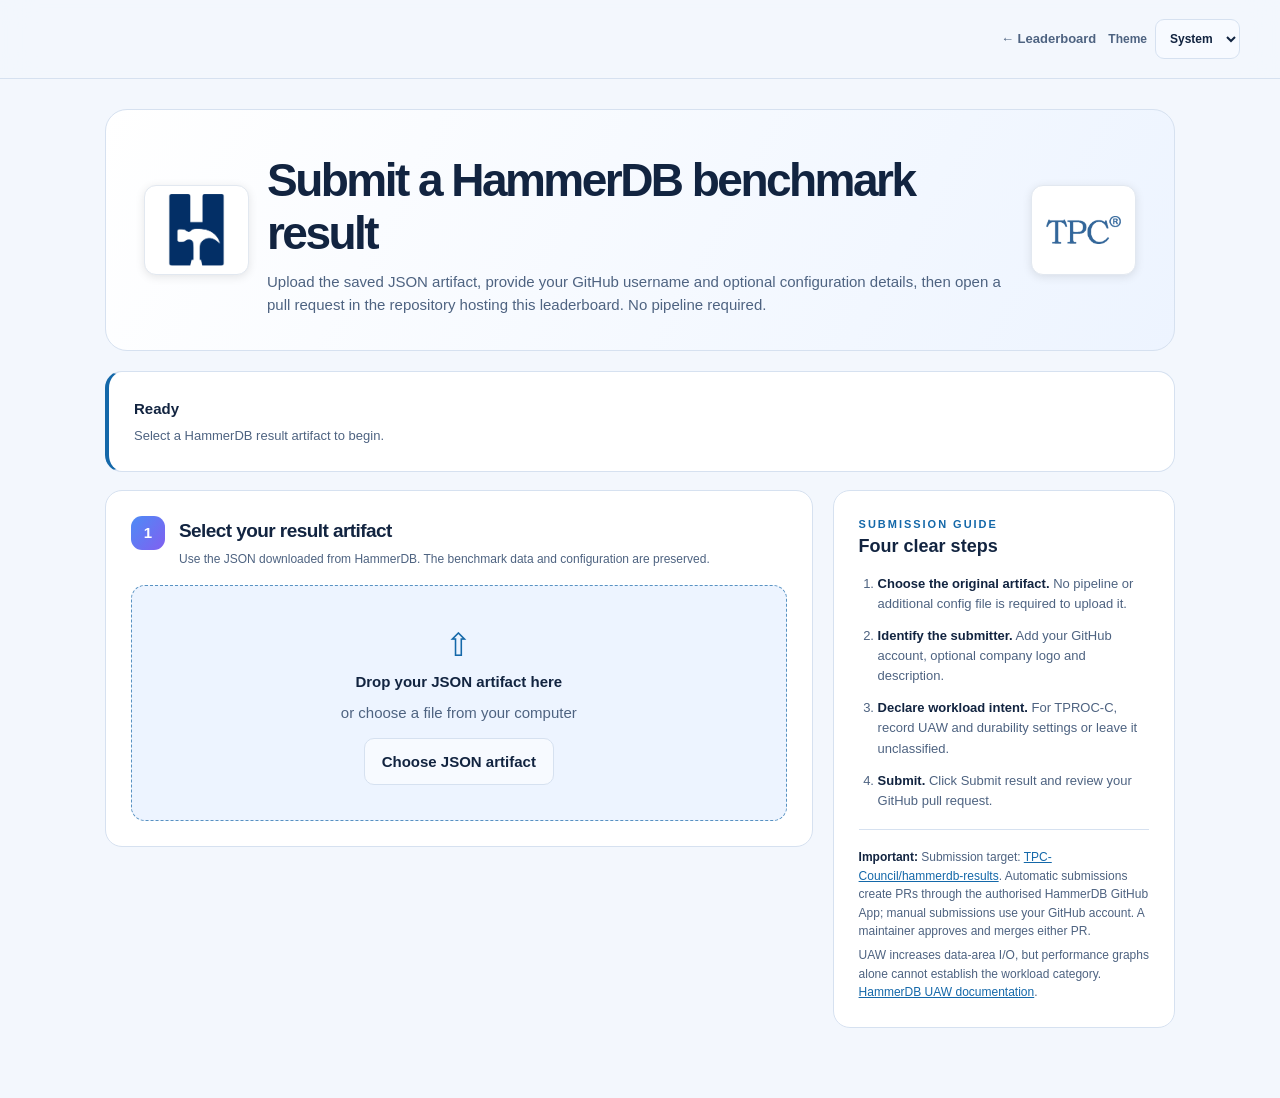
<file: site/submit.html>
<!doctype html>
<html lang="en">
<head>
  <meta charset="utf-8">
  <meta name="viewport" content="width=device-width,initial-scale=1">
  <meta name="color-scheme" content="light dark">
  <script>
    (() => {
      let choice = "system";
      try { choice = localStorage.getItem("hammerdb-results-theme") || "system"; } catch (e) {}
      const systemDark = window.matchMedia && window.matchMedia("(prefers-color-scheme: dark)").matches;
      document.documentElement.dataset.theme = (choice === "dark" || choice === "light") ? choice : (systemDark ? "dark" : "light");
    })();
  </script>
  <title>Submit a benchmark · HammerDB Community Results</title>
  <script src="repository-context.js"></script>
  <script src="repository.js"></script>
  <script src="submission-service-config.js"></script>
  <script src="submission-handoff.js"></script>
  <link rel="stylesheet" href="leaderboard.css">
  <style>
    .submit-branding{display:grid;grid-template-columns:105px minmax(0,1fr) 105px;align-items:center;gap:18px}.submit-branding h1{font-size:30px;line-height:1.15;margin:0 0 9px}.submit-branding .masthead-logo-white{height:90px;min-height:90px}.submit-branding .masthead-logo-white img{max-width:100%;max-height:72px;object-fit:contain}@media(max-width:630px){.submit-branding{grid-template-columns:64px 64px;gap:10px}.submit-branding>div{grid-column:1/-1;grid-row:2}.submit-branding .masthead-logo-white{height:70px;min-height:70px}}
    .submission-page{max-width:1120px;margin:30px auto 70px;padding:0 25px}
    .submit-header{padding:34px 38px;background:linear-gradient(118deg,var(--surface),var(--surface-soft));border:1px solid var(--border);border-radius:22px;margin-bottom:20px}
    .submit-header h1{font-size:clamp(30px,3.8vw,46px);margin:10px 0}
    .submit-header p{max-width:800px;color:var(--muted);margin:0}
    .submit-flow{display:grid;grid-template-columns:minmax(0,1.55fr) minmax(265px,.75fr);gap:20px;align-items:start}
    .flow-main{display:flex;flex-direction:column;gap:18px}
    .submit-panel,.help-panel,.status-box{background:var(--surface);border:1px solid var(--border);border-radius:17px;padding:25px}
    .panel-title{display:flex;gap:14px;align-items:start;margin:0 0 16px}
    .step-index{flex:0 0 34px;width:34px;height:34px;display:grid;place-items:center;border-radius:11px;background:linear-gradient(130deg,#4d8cf6,#815ff0);color:#fff;font-weight:850}
    .panel-title h2{font-size:19px;letter-spacing:-.03em;margin:0}
    .panel-title p,.field-note,.help-panel p{color:var(--muted);font-size:12px;line-height:1.55;margin:5px 0 0}
    .upload-zone{border:1px dashed color-mix(in srgb,var(--accent) 65%,var(--border));border-radius:14px;padding:35px 20px;text-align:center;background:var(--surface-soft);transition:background .15s}
    .upload-zone.dragging{background:color-mix(in srgb,var(--surface-soft) 74%,var(--accent))}
    .upload-zone p{color:var(--muted);margin:7px 0 14px}
    .upload-icon{font-size:32px;color:var(--accent)}
    .file-choose{border:1px solid var(--border);background:var(--surface-raised);color:var(--text);font-weight:800;padding:11px 17px;border-radius:10px;cursor:pointer}
    .status-box{margin-bottom:18px;border-left:4px solid var(--accent)}
    .status-box strong{display:block;margin-bottom:5px}
    .status-box p{margin:0;color:var(--muted);font-size:13px}
    .status-box.error{border-left-color:#eb6d7f}.status-box.success{border-left-color:#44cdaa}
    .preview-stats{display:grid;grid-template-columns:repeat(2,minmax(0,1fr));gap:9px;margin-top:15px}
    .preview-field{padding:11px 12px;border-radius:10px;background:var(--surface-soft);border:1px solid var(--border)}
    .preview-field span{display:block;font-size:10px;color:var(--muted);text-transform:uppercase;letter-spacing:.1em;font-weight:850}
    .preview-field strong{display:block;font-size:14px;margin-top:3px;overflow-wrap:anywhere}
    .field-grid{display:grid;grid-template-columns:1fr 1fr;gap:15px}
    .field{display:flex;flex-direction:column;gap:7px;min-width:0;margin-bottom:15px}
    .field label{font-size:12px;font-weight:850;color:var(--text)}
    .required{color:var(--accent)}
    .field input,.field select,.field textarea{background:var(--surface-soft);color:var(--text);width:100%;border:1px solid var(--border);border-radius:10px;min-height:44px;padding:11px 12px}
    .field textarea{resize:vertical;min-height:95px}
    .field .field-note{margin-top:0}
    .field input:focus,.field textarea:focus,.field select:focus{border-color:var(--accent)}
    .declare-note{border-left:3px solid var(--accent-2);padding:8px 13px;color:var(--muted);font-size:12px;background:var(--surface-soft);margin:10px 0 19px}
    .submit-actions{display:flex;flex-wrap:wrap;gap:11px;margin-top:15px}
    .submit-actions button{border:0;cursor:pointer}
    .submit-actions button:disabled{opacity:.4;cursor:not-allowed}
     .submit-actions[hidden]{display:none!important}
    .submit-actions .copy-button{padding:12px 17px;border:1px solid var(--border);border-radius:11px;background:var(--surface-raised);color:var(--text);font-weight:850}
    .help-panel{position:sticky;top:100px}
    .help-panel h3{font-size:18px;margin-bottom:10px}
    .help-panel ol{padding-left:19px;color:var(--muted);font-size:13px}
    .help-panel li{margin:0 0 12px}
    .help-panel strong{color:var(--text)}
    .help-divider{border-top:1px solid var(--border);margin:18px 0}
    .raw-preview{margin:15px 0 0}
    .raw-preview summary{cursor:pointer;font-size:12px;color:var(--accent);font-weight:850}
    .raw-preview pre{max-height:290px;overflow:auto;padding:12px;font-size:11px;color:var(--muted);background:var(--surface-soft);border-radius:8px;white-space:pre-wrap;word-break:break-all}
    .safeguard{font-size:12px;color:var(--muted);padding:12px;background:var(--surface-soft);border-radius:10px;margin-top:16px}
    @media(max-width:860px){.submit-flow{grid-template-columns:1fr}.help-panel{position:static}.field-grid{grid-template-columns:1fr}}
    @media(max-width:640px){.submission-page{padding-inline:14px;margin-top:15px}.submit-header,.submit-panel,.help-panel{padding:20px}.submit-header h1{font-size:31px}.preview-stats{grid-template-columns:1fr}}
  </style>
</head>
<body>
<header class="topbar"><div class="topbar-inner">
  <div class="topbar-actions"><a class="nav-link" href="index.html">← Leaderboard</a><label class="theme-control" for="theme-select"><span>Theme</span><select id="theme-select" class="theme-select" aria-label="Colour theme"><option value="system">System</option><option value="light">Light</option><option value="dark">Dark</option></select></label></div>
</div></header>
<main class="submission-page">
  <div class="submit-header"><div class="submit-branding"><a class="masthead-logo-white" href="https://www.hammerdb.com/" target="_blank" rel="noopener noreferrer"><img src="assets/images/hammerDB-H-logo-FINAL.png" alt="HammerDB"></a><div><h1>Submit a HammerDB benchmark result</h1><p>Upload the saved JSON artifact, provide your GitHub username and optional configuration details, then open a pull request in the repository hosting this leaderboard. No pipeline required.</p></div><a class="masthead-logo-white" href="https://www.tpc.org/" target="_blank" rel="noopener noreferrer"><img src="assets/images/tpclogo.png" alt="TPC"></a></div></div>
  <div id="status" class="status-box" role="status" aria-live="polite"><strong>Ready</strong><p>Select a HammerDB result artifact to begin.</p></div>
  <div class="submit-flow">
    <div class="flow-main">
      <section class="submit-panel"><div class="panel-title"><span class="step-index">1</span><div><h2>Select your result artifact</h2><p>Use the JSON downloaded from HammerDB. The benchmark data and configuration are preserved.</p></div></div>
        <div id="drop-zone" class="upload-zone"><div class="upload-icon" aria-hidden="true">⇧</div><strong id="artifact-load-title">Drop your JSON artifact here</strong><p id="artifact-load-hint">or choose a file from your computer</p><button type="button" class="file-choose" id="choose-file">Choose JSON artifact</button><input id="artifact-file" type="file" accept="application/json,.json" hidden></div>
        <div id="preview" hidden><div class="preview-stats" id="preview-data"></div><p class="field-note">Result location: <code id="result-path"></code></p></div>
      </section>
      <section class="submit-panel" id="details-section" hidden><div class="panel-title"><span class="step-index">2</span><div><h2>Who is submitting this result?</h2><p>Attribution is shown on the leaderboard and links directly to the submitter's GitHub profile.</p></div></div>
        <div class="field"><label for="github-username">GitHub username <span class="required">*</span></label><input id="github-username" autocomplete="username" maxlength="39" placeholder="e.g. your-github-login" required><div class="field-note">Must match the GitHub account opening the pull request. The PR validation checks this identity.</div></div>
        <div class="field-grid">
          <div class="field"><label for="company-name">Company or organisation (optional)</label><input id="company-name" maxlength="120" placeholder="Organisation name"></div>
          <div class="field"><label for="company-logo">Company logo URL (optional)</label><input id="company-logo" type="url" maxlength="500" placeholder="https://example.com/logo.png"><div class="field-note">An HTTPS image URL; displayed next to your company name.</div></div>
        </div>
        <div class="field"><label for="company-description">Company description (optional)</label><textarea id="company-description" maxlength="350" rows="3" placeholder="What does your company do?"></textarea></div>
        <div class="field"><label for="result-description">Tell us about this benchmark (optional)</label><textarea id="result-description" maxlength="2000" rows="4" placeholder="What did you test? Why? What should readers know about the hardware, software or workload?"></textarea><div class="field-note">This appears on the leaderboard and in the full result artifact.</div></div>
      </section>
      <section class="submit-panel" id="workload-section" hidden><div class="panel-title"><span class="step-index">3</span><div><h2>Describe the TPROC-C workload</h2><p>CPU-intensive and I/O-intensive are different test configurations. Make the distinction explicit.</p></div></div>
        <div class="field"><label for="workload-class">Workload classification</label><select id="workload-class"><option value="unclassified">Not classified / insufficient evidence</option><option value="cpu-intensive">CPU-intensive</option><option value="io-intensive">I/O-intensive</option></select></div>
        <div class="field-grid">
          <div class="field"><label for="uaw-setting">Use All Warehouses (UAW)</label><select id="uaw-setting"><option value="unknown">Not recorded</option><option value="true">Enabled</option><option value="false">Disabled</option></select><div class="field-note">Taken from the HammerDB workload configuration if recorded; otherwise state how the run was configured.</div></div>
          <div class="field"><label for="durability-setting">Database durability configuration</label><select id="durability-setting"><option value="unknown">Not recorded</option><option value="full">Full / synchronous durability</option><option value="relaxed">Relaxed / asynchronous commit</option></select><div class="field-note">Database transaction-log and commit behaviour, not inferred from storage telemetry.</div></div>
        </div>
        <div class="field"><label for="workload-details">Evidence / configuration settings</label><textarea id="workload-details" maxlength="1200" rows="5" placeholder="Describe settings such as use all warehouses, innodb_flush_log_at_trx_commit, sync_binlog, synchronous_commit, SQL Server durability, log I/O and buffer sizes."></textarea><div class="field-note">Required (20 characters minimum) for a CPU- or I/O-intensive badge. Can be based on a manual run; no pipeline required.</div></div>
        <div id="workload-help" class="declare-note">Older results lacking UAW and durability data remain unclassified.</div>
      </section>
      <section class="submit-panel" id="submit-section" hidden><div class="panel-title"><span class="step-index">4</span><div><h2>Submit result</h2><p>Choose whether HammerDB creates the pull request with your GitHub authorisation or you create it yourself.</p></div></div>
        <fieldset class="pr-choice" style="padding:14px 17px;border:1px solid var(--border);border-radius:11px">
          <legend><strong>Pull request — how would you like to submit?</strong></legend>
          <label style="display:block;margin:8px 0"><input type="radio" id="pr-auto" name="pr-mode" value="auto" checked> <strong>Do it for me</strong> — Authorise GitHub access; HammerDB creates the PR automatically</label>
          <label style="display:block;margin:8px 0"><input type="radio" id="pr-manual" name="pr-mode" value="manual"> <strong>I'll create my own PR</strong> — Sign in to my GitHub account, authorise if prompted, and submit the PR myself</label>
        </fieldset>
        <div class="submit-actions" id="auto-pr-actions"><button type="button" class="action action-primary" id="continue-github">Submit result ↗</button></div>
        <div class="submit-actions" id="manual-pr-actions" hidden><button type="button" class="copy-button" id="copy-json">Copy enriched JSON</button><button type="button" class="action action-primary" id="manual-continue-github">Continue to GitHub ↗</button></div>
        <p class="field-note" id="pr-mode-description">One click submits your result for review. GitHub may ask you to sign in or authorize the HammerDB submission app once; then your pull request opens automatically.</p>
        <div class="safeguard">These are community-submitted, unaudited results. A workload badge describes declared configuration, not a measured finding of CPU or storage saturation.</div>
        <details class="raw-preview"><summary>Inspect the generated JSON</summary><pre id="generated-json">Select an artifact to preview.</pre></details>
      </section>
    </div>
    <aside class="help-panel"><div class="eyebrow">SUBMISSION GUIDE</div><h3>Four clear steps</h3>
      <ol><li><strong>Choose the original artifact.</strong> No pipeline or additional config file is required to upload it.</li>
      <li><strong>Identify the submitter.</strong> Add your GitHub account, optional company logo and description.</li>
      <li><strong>Declare workload intent.</strong> For TPROC-C, record UAW and durability settings or leave it unclassified.</li>
      <li><strong>Submit.</strong> Click Submit result and review your GitHub pull request.</li></ol>
      <div class="help-divider"></div>
      <p><strong>Important:</strong> Submission target: <a data-repository-link href="https://github.com/TPC-Council/hammerdb-results"><span data-repository-name>Loading repository…</span></a>. Automatic submissions create PRs through the authorised HammerDB GitHub App; manual submissions use your GitHub account. A maintainer approves and merges either PR.</p>
      <p>UAW increases data-area I/O, but performance graphs alone cannot establish the workload category. <a href="https://www.hammerdb.com/docs/ch04s08.html" target="_blank" rel="noopener noreferrer">HammerDB UAW documentation</a>.</p>
    </aside>
  </div>
</main>
<script>
(() => {
  "use strict";
  const {owner:TARGET_OWNER,repo:TARGET_REPO,branch:TARGET_BRANCH} = window.HammerDBResultsRepo;
  const $ = (id) => document.getElementById(id);
  const GH_USER = /^[a-z\d](?:[a-z\d-]{0,37}[a-z\d])?$/i;
  let artifact = null, resultPath = "", validationId = 0, ready = false;
  const fields = ["github-username", "company-name", "company-logo", "company-description", "result-description", "workload-class", "uaw-setting", "durability-setting", "workload-details"];

  const themeMedia = window.matchMedia ? window.matchMedia("(prefers-color-scheme: dark)") : null;
  function themeChoice() {
    try { return localStorage.getItem("hammerdb-results-theme") || "system"; } catch (e) { return "system"; }
  }
  function theme(choice) {
    const selected = ["system","light","dark"].includes(choice) ? choice : "system";
    document.documentElement.dataset.theme = selected === "system" ? (themeMedia?.matches ? "dark" : "light") : selected;
    $("theme-select").value = selected;
  }
  theme(themeChoice());
  $("theme-select").addEventListener("change", (event) => {
    const choice = event.target.value;
    try { if (choice === "system") localStorage.removeItem("hammerdb-results-theme");
          else localStorage.setItem("hammerdb-results-theme",choice); } catch (e) {}
    theme(choice);
  });
  themeMedia?.addEventListener?.("change",() => { if (themeChoice() === "system") theme("system"); });

  function status(title, message, kind) {
    $("status").className = "status-box" + (kind ? " " + kind : "");
    $("status").querySelector("strong").textContent = title;
    $("status").querySelector("p").textContent = message;
  }
  function el(tag, cls, value) {
    const node = document.createElement(tag);
    if (cls) node.className = cls;
    if (value != null) node.textContent = String(value);
    return node;
  }
  function slug(value) {
    return String(value || "").toLowerCase().trim().replace(/[^a-z0-9]+/g, "-").replace(/^-|-+$/g, "");
  }
  function bool(value) {
    if (value === true || value === "true" || value === 1) return "true";
    if (value === false || value === "false" || value === 0) return "false";
    return "unknown";
  }
  function prefillConfig(payload) {
    const cfg = payload.benchmark_config || {};
    for (const key of ["use_all_warehouses", "all_warehouses", "uaw"]) {
      if (Object.prototype.hasOwnProperty.call(cfg, key)) {
        $("uaw-setting").value = bool(cfg[key]);
        break;
      }
    }
    const prior = payload.submission || {};
    if (prior.github_username) $("github-username").value = prior.github_username;
    if (prior.description) $("result-description").value = prior.description;
    const co = prior.company || {};
    if (co.name) $("company-name").value = co.name;
    if (co.logo_url) $("company-logo").value = co.logo_url;
    if (co.description) $("company-description").value = co.description;
    const work = prior.workload || {};
    if (work.classification) $("workload-class").value = work.classification;
    if (typeof work.use_all_warehouses === "boolean") $("uaw-setting").value = String(work.use_all_warehouses);
    if (work.durability) $("durability-setting").value = work.durability;
    if (work.details) $("workload-details").value = work.details;
  }
  function renderPreview(payload) {
    const job = payload.job || {}, res = payload.result || {}, cfg = payload.benchmark_config || {};
    const values = [
      ["Job ID", job.jobid], ["Benchmark", job.benchmark],
      ["Database", job.database_display || job.database], ["Release", job.release],
      ["Run timestamp", job.timestamp], ["Warehouses", cfg.warehouses],
      ["Virtual users", cfg.virtual_users],
      ["Primary metric", job.benchmark === "TPROC-C" ? String(res.nopm) + " NOPM" : String(res.geomean_seconds || "—") + "s geomean"],
    ];
    $("preview-data").replaceChildren();
    values.forEach(([label, value]) => {
      const parent = el("div", "preview-field");
      parent.append(el("span", "", label), el("strong", "", value || value === 0 ? value : "—"));
      $("preview-data").append(parent);
    });
    $("preview").hidden = false;
  }
  function artifactPath(job) {
    const date = String(job.timestamp || "").replace("T", " ").match(/^(\d{4})-(\d{2})-\d{2}/);
    if (!date || !job.jobid || !/^[\w-]+$/.test(job.jobid)) return "";
    return "results/" + slug(job.benchmark) + "/" + slug(job.database_display || job.database) + "/" +
      date[1] + "/" + date[2] + "/" + job.jobid + ".json";
  }
  async function existsInRepo(path) {
    const url = "https://raw.githubusercontent.com/" + TARGET_OWNER + "/" + TARGET_REPO + "/" + TARGET_BRANCH + "/" + path;
    const response = await fetch(url, { cache: "no-store" });
    if (response.status === 404) return false;
    if (response.ok) return true;
    throw Error("GitHub returned HTTP " + response.status);
  }
  function resultLoaded(source, job) {
    $("artifact-load-title").textContent = source === "transfer" ? "Result received from HammerDB" : "Result loaded";
    $("artifact-load-hint").textContent = "Job " + job.jobid + " is ready to review. Choosing another result is optional.";
    $("choose-file").textContent = "Choose a different result";
  }
  function reset() {
    // A previous OAuth navigation may have disabled Submit; never carry that
    // disabled state into a newly uploaded artifact.
    $("continue-github").disabled = false;
    artifact = null; resultPath = ""; ready = false; validationId++;
    $("artifact-load-title").textContent = "Drop your JSON artifact here";
    $("artifact-load-hint").textContent = "or choose a file from your computer";
    $("choose-file").textContent = "Choose JSON artifact";
    $("preview").hidden = true;
    ["details-section", "workload-section", "submit-section"].forEach((id) => $(id).hidden = true);
    fields.forEach((id) => { if ($(id).tagName === "SELECT") $(id).selectedIndex = 0; else $(id).value = ""; });
    $("generated-json").textContent = "Select an artifact to preview.";
  }
  async function loadArtifact(raw, { source = "file" } = {}) {
    reset();
    const id = validationId;
    let parsed;
    try { parsed = JSON.parse(raw); }
    catch (error) { status("Invalid JSON", "Could not parse the selected artifact.", "error"); return; }
    if (!parsed || typeof parsed !== "object" || Array.isArray(parsed)) {
      status("Invalid artifact", "The JSON root must be an object.", "error"); return;
    }
    const job = parsed.job || {}, result = parsed.result || {};
    const required = ["jobid", "benchmark", "database", "database_display", "timestamp", "hdb_version"];
    if (parsed.schema !== "hammerdb-job-report-v1" || required.some((key) => !job[key]) ||
        !["TPROC-C", "TPROC-H"].includes(job.benchmark) || !result || typeof result !== "object") {
      status("Invalid artifact", "Missing HammerDB result schema or required job fields.", "error"); return;
    }
    const path = artifactPath(job);
    if (!path) { status("Invalid artifact", "Job ID or timestamp cannot be used for a canonical result path.", "error"); return; }
    artifact = parsed; resultPath = path;
    renderPreview(parsed);
    $("result-path").textContent = path;
    prefillConfig(parsed);
    status("Checking for duplicates", "Checking whether this result is already in "+TARGET_OWNER+"/"+TARGET_REPO+"…");
    try {
      const exists = await existsInRepo(path);
      if (id !== validationId) return;
      if (exists) { status("Result already exists", "The artifact is already published under this job ID. Use a new result or update it by reviewing the existing file.", "error"); return; }
      ready = true;
      resultLoaded(source, job);
      $("details-section").hidden = false;
      $("workload-section").hidden = job.benchmark !== "TPROC-C";
      $("submit-section").hidden = false;
      status("Artifact validated", "Add submitter details and check the workload declaration before continuing.", "success");
      updateGeneratedPreview();
    } catch (error) {
      if (id === validationId) status("Repository check failed", "Could not verify the result path on GitHub. Try again; submission is blocked until the duplicate check passes.", "error");
    }
  }
  function httpImageUrl(url) {
    try {
      const parsed = new URL(url);
      return parsed.protocol === "https:" && !parsed.username && !parsed.password ? parsed.href : null;
    } catch (error) { return null; }
  }
  function buildSubmission() {
    if (!ready || !artifact || !resultPath) throw Error("Select and validate a new artifact first.");
    const github = $("github-username").value.trim().replace(/^@/, "");
    if (!GH_USER.test(github)) throw Error("Enter a valid GitHub username (required).");
    const companyName = $("company-name").value.trim(), logo = $("company-logo").value.trim();
    const companyDescription = $("company-description").value.trim(), description = $("result-description").value.trim();
    if (logo && !httpImageUrl(logo)) throw Error("Company logo must be a public HTTPS URL.");
    if (logo && !companyName) throw Error("Add the company name when including a logo.");
    const workload = {};
    if (artifact.job.benchmark === "TPROC-C") {
      const classification = $("workload-class").value;
      const uaw = $("uaw-setting").value;
      const durability = $("durability-setting").value;
      const details = $("workload-details").value.trim();
      if (classification !== "unclassified") {
        if (details.length < 20) throw Error("Explain the UAW and durability settings in at least 20 characters.");
        if (uaw === "unknown" || durability === "unknown") throw Error("Specify UAW and durability before declaring a CPU/I/O profile.");
        if (classification === "io-intensive" && (uaw !== "true" || durability !== "full")) {
          throw Error("An I/O-intensive badge requires UAW enabled and full database durability.");
        }
        if (classification === "cpu-intensive" && uaw !== "false") {
          throw Error("A CPU-intensive badge requires UAW disabled. Otherwise leave the profile unclassified.");
        }
      }
      const cfg = artifact.benchmark_config || {};
      for (const key of ["use_all_warehouses", "all_warehouses", "uaw"]) {
        if (Object.prototype.hasOwnProperty.call(cfg, key) && uaw !== "unknown" && bool(cfg[key]) !== "unknown" && bool(cfg[key]) !== uaw) {
          throw Error("The UAW selection conflicts with the value recorded in the artifact's benchmark_config.");
        }
      }
      workload.classification = classification;
      workload.use_all_warehouses = uaw === "unknown" ? null : uaw === "true";
      workload.durability = durability;
      workload.details = details;
    }
    const enriched = { ...artifact };
    enriched.submission = {
      github_username: github,
      description,
      company: { name: companyName, logo_url: logo ? httpImageUrl(logo) : "", description: companyDescription },
      ...(artifact.job.benchmark === "TPROC-C" ? { workload } : {}),
    };
    return JSON.stringify(enriched, null, 2);
  }
  function updateGeneratedPreview() {
    if (!ready) return;
    try { $("generated-json").textContent = buildSubmission(); }
    catch (error) { $("generated-json").textContent = "Complete the required fields to preview enriched JSON.\n" + error.message; }
  }

  $("choose-file").addEventListener("click", () => $("artifact-file").click());
  $("artifact-file").addEventListener("change", async () => {
    const file = $("artifact-file").files[0]; if (file) await loadArtifact(await file.text());
  });
  const zone = $("drop-zone");
  zone.addEventListener("dragover", (event) => { event.preventDefault(); zone.classList.add("dragging"); });
  zone.addEventListener("dragleave", () => zone.classList.remove("dragging"));
  zone.addEventListener("drop", async (event) => {
    event.preventDefault(); zone.classList.remove("dragging");
    if (event.dataTransfer.files[0]) await loadArtifact(await event.dataTransfer.files[0].text());
  });
  fields.forEach((id) => $(id).addEventListener("input", updateGeneratedPreview));
  // Preserve the existing TPC-Council manual PR process:
  // copy enriched JSON, open GitHub's new-file editor, then commit and open PR.
  async function copyJson() {
    let json;
    try { json = buildSubmission(); } catch (error) { status("Check submission details", error.message, "error"); return false; }
    $("generated-json").textContent = json;
    try {
      await navigator.clipboard.writeText(json);
      status("JSON copied", "Continue to GitHub, paste the enriched JSON into the new-file editor, commit and open your PR.", "success");
      return true;
    } catch (error) {
      document.querySelector(".raw-preview").open = true;
      status("Clipboard unavailable", "Copy the enriched JSON manually from the preview, then continue to GitHub.", "error");
      return false;
    }
  }
  $("copy-json").addEventListener("click", copyJson);
  $("manual-continue-github").addEventListener("click", async () => {
    let json;
    try { json = buildSubmission(); } catch (error) { status("Check submission details", error.message, "error"); return; }
    $("generated-json").textContent = json;
    try { await navigator.clipboard.writeText(json); }
    catch (error) { document.querySelector(".raw-preview").open = true; }
    const url = "https://github.com/" + TARGET_OWNER + "/" + TARGET_REPO + "/new/" +
      TARGET_BRANCH + "?filename=" + encodeURIComponent(resultPath);
    window.open(url, "_blank", "noopener");
    status("Continue on GitHub", "Paste the generated JSON into the editor and open a pull request using the GitHub account you declared.", "success");
  });
  let serviceReady=false, modeChosenByUser=false;
  const submissionEndpoint=String(window.HammerDBSubmissionAPI?.endpoint || "").replace(/[/]+$/, "");
  function updatePrMode(){
    // Never expose an unusable automatic route; keep manual PRs available.
    const enabled=Boolean(submissionEndpoint)&&serviceReady;
    $("pr-auto").disabled=!enabled;
    if(!enabled){
      $("pr-auto").checked=false;
      $("pr-manual").checked=true;
    }
    // Switching PR routes must not inherit a disabled button from OAuth.
    $("continue-github").disabled = false;
    const manual=$("pr-manual").checked;
    $("auto-pr-actions").hidden = manual;
    $("manual-pr-actions").hidden = !manual;
    $("pr-mode-description").textContent=manual
      ? (enabled
        ? "Copy enriched JSON and continue to GitHub to commit it and open your own PR."
        : "Manual GitHub PR submission is available now. Automatic submission will be enabled after TPC-Council administrator approval and a separate TPC service test.")
      : "One click submits your result for review. GitHub may ask you to sign in or authorize the HammerDB submission app once.";
  }
  // Browsers can restore a page from the back/forward cache after GitHub
  // authorization, including the button's transient disabled state.
  window.addEventListener?.("pageshow", () => {
    $("continue-github").disabled = false;
  });
  $("pr-auto").addEventListener("change",()=>{modeChosenByUser=true;updatePrMode();});
  $("pr-manual").addEventListener("change",()=>{modeChosenByUser=true;updatePrMode();});
  updatePrMode();
  // A single PR can carry the eventual Worker URL safely: the manual route
  // remains available while Cloudflare/App approval is still being configured.
  // When the independent TPC Worker is live, the automatic route turns on.
  if(submissionEndpoint){
    fetch(submissionEndpoint+"/health").then(response=>{
      if(!response.ok)throw Error("Submission service unavailable");
      return response.json();
    }).then(data=>{
      if(data.status!=="ok"||data.configured!==true)return;
      serviceReady=true;
      if(!modeChosenByUser){
        $("pr-auto").checked=true;
        $("pr-manual").checked=false;
      }
      updatePrMode();
    }).catch(()=>{serviceReady=false;updatePrMode();});
  }
  $("continue-github").addEventListener("click", async () => {
    let json;
    try { json = buildSubmission(); } catch (error) {
      status("Check submission details", error.message, "error"); return;
    }
    const endpoint = submissionEndpoint;
    if (!endpoint || !serviceReady) {
      status("Submission service not configured",
        "Automatic PR creation is not yet available for TPC-Council. Use the manual submission option. No data has been submitted.", "error");
      return;
    }
    const button = $("continue-github");
    button.disabled = true;
    status("Creating your pull request", "Verifying the result and connecting securely to GitHub…");
    try {
      const response = await fetch(endpoint + "/submissions", {
        method: "POST",
        headers: {"Content-Type":"application/json"},
        body: JSON.stringify({artifact:JSON.parse(json),target:TARGET_OWNER+"/"+TARGET_REPO})
      });
      const payload = await response.json();
      if (!response.ok) throw Error(payload.error || "Submission service is unavailable");
      if (!/^https:\/\/github\.com\/login\/oauth\/authorize\?/.test(payload.authorizeUrl || ""))
        throw Error("Unexpected GitHub authorization URL");
      window.location.assign(payload.authorizeUrl);
    } catch(error) {
      button.disabled = false;
      status("Submission not sent", error.message + ". Your completed form is still here.", "error");
    }
  });
  window.HammerDBResultHandoff?.receive({
    status,
    load: async (raw) => {
      await loadArtifact(raw, { source: "transfer" });
      if (!ready || JSON.stringify(artifact) !== JSON.stringify(JSON.parse(raw))) throw Error("The transferred result did not pass validation.");
      const automatic = serviceReady && !$("pr-auto").disabled;
      $("pr-auto").checked = automatic;
      $("pr-manual").checked = !automatic;
      updatePrMode();
    }
  });
  const artifactUrl = new URLSearchParams(location.search).get("artifact_url");
  if (artifactUrl) {
    status("Loading saved artifact", "Retrieving the supplied benchmark JSON URL…");
    fetch(artifactUrl, { headers: { Accept: "application/json" } }).then((response) =>
      response.status === 401 ? fetch(artifactUrl, { credentials: "include", headers: { Accept: "application/json" } }) : response
    ).then((response) => { if (!response.ok) throw Error("HTTP " + response.status); return response.text(); })
      .then(loadArtifact).catch((error) => status("Unable to load artifact", error.message + ". You can still select the saved JSON file.", "error"));
  }
})();
</script>
</body>
</html>
</file>
<file: site/leaderboard.css>
/* HammerDB community leaderboard — independent visual identity, responsive and accessible. */
:root {
  color-scheme: dark;
  --bg: #090f1e;
  --text: #eef4ff;
  --muted: #98abc8;
  --surface: #111c31;
  --surface-raised: #17243a;
  --surface-soft: #0d182b;
  --border: #253854;
  --accent: #72d0fd;
  --accent-2: #9a8afa;
  --shadow: 0 16px 48px rgba(1, 8, 25, .25);
  --bar-track: #243650;
}
:root[data-theme="light"] {
  color-scheme: light;
  --bg: #f3f7fd;
  --text: #122440;
  --muted: #4e6381;
  --surface: #fff;
  --surface-raised: #f7faff;
  --surface-soft: #edf4ff;
  --border: #d6e1f0;
  --accent: #1468a9;
  --accent-2: #664bca;
  --shadow: 0 13px 36px rgba(29, 61, 108, .09);
  --bar-track: #dfebf7;
}
*{box-sizing:border-box}
html{scroll-behavior:smooth}
body{margin:0;min-height:100vh;background:var(--bg);color:var(--text);font:15px/1.55 Inter,ui-sans-serif,-apple-system,BlinkMacSystemFont,"Segoe UI",sans-serif;transition:background .22s,color .22s}
a{color:var(--accent)}a:hover{text-decoration-color:currentColor}
button,input,select,textarea{font:inherit}
button,input,select,textarea{outline-offset:3px}
[hidden]{display:none!important}
.ambient{position:absolute;z-index:-1;pointer-events:none;filter:blur(64px);opacity:.22}
.ambient-one{width:34vw;height:460px;top:50px;right:0;background:#2955b5;border-radius:50%}
.ambient-two{width:35vw;height:430px;top:400px;left:0;background:#4a278a;border-radius:50%;opacity:.1}
:root[data-theme="light"] .ambient{opacity:.10}
.page,.topbar-inner{max-width:1260px;margin:0 auto;padding-inline:30px}
.topbar{border-bottom:1px solid var(--border);background:color-mix(in srgb,var(--bg) 85%, transparent);backdrop-filter:blur(16px);position:sticky;top:0;z-index:20}
.topbar-inner{min-height:78px;display:flex;align-items:center;justify-content:space-between;gap:16px}
.brand{display:flex;align-items:center;gap:11px;text-decoration:none;color:var(--text)}
.brand img{object-fit:contain;height:44px;width:auto;max-width:65px}
.brand-type{display:flex;flex-direction:column;line-height:1.1}
.brand-type strong{font-size:20px;letter-spacing:-.04em}
.brand-type small{font-size:9px;letter-spacing:.17em;font-weight:800;color:var(--muted);margin-top:5px}
.topbar-actions,.hero-actions{display:flex;align-items:center;gap:12px;flex-wrap:wrap}
.nav-link{color:var(--muted);text-decoration:none;font-weight:700;font-size:13px}
.theme-toggle{background:var(--surface-raised);color:var(--text);border:1px solid var(--border);border-radius:11px;padding:10px 14px;cursor:pointer;font-weight:750}
.action{display:inline-flex;gap:10px;align-items:center;justify-content:center;text-decoration:none;border:1px solid transparent;border-radius:11px;font-size:13px;font-weight:800;padding:11px 17px}
.action-primary{background:linear-gradient(110deg,#4d8cf6,#815ff0);color:white;box-shadow:0 7px 28px rgba(75,111,241,.17)}
.action-primary:hover{filter:brightness(1.1)}
.action-secondary{color:var(--text);background:var(--surface-raised);border-color:var(--border)}
.hero-panel{display:grid;grid-template-columns:minmax(0,1.5fr) minmax(260px,.8fr);gap:35px;padding:56px 44px;margin-top:28px;border:1px solid var(--border);border-radius:24px;background:linear-gradient(118deg,color-mix(in srgb,var(--surface) 95%,#1e58bc 5%),var(--surface-soft));box-shadow:var(--shadow);overflow:hidden;position:relative}
.hero-panel:after{content:"";position:absolute;right:-120px;top:-180px;width:440px;height:440px;border-radius:50%;border:1px solid rgba(108,165,241,.15);box-shadow:0 0 0 50px rgba(77,140,246,.025),0 0 0 120px rgba(120,99,240,.025);pointer-events:none}
.hero-text,.hero-side{position:relative;z-index:1}
.eyebrow,.benchmark-kicker{font-size:11px;letter-spacing:.18em;color:var(--accent);font-weight:850}
.eyebrow-divider{margin:0 9px;opacity:.4}
.pulse{display:inline-block;width:7px;height:7px;margin-right:9px;background:#51d9a6;border-radius:50%;box-shadow:0 0 0 4px rgba(81,217,166,.13)}
h1,h2,h3,p{margin-top:0}
h1{font-size:clamp(34px,4vw,57px);line-height:1.08;letter-spacing:-.055em;font-weight:860;margin:19px 0 19px}
.gradient-text{background:linear-gradient(105deg,#69caff 3%,#c29bff 72%,#fbaedc);background-clip:text;-webkit-background-clip:text;color:transparent}
:root[data-theme="light"] .gradient-text{background-image:linear-gradient(105deg,#1268ac,#7755c0 75%)}
.hero-text p{font-size:16px;max-width:660px;color:var(--muted);line-height:1.7;margin-bottom:23px}
.hero-side{align-self:center;background:color-mix(in srgb,var(--bg) 70%, transparent);border:1px solid var(--border);border-radius:16px;padding:21px;box-shadow:inset 0 1px rgba(255,255,255,.035)}
.terminal-header{color:var(--accent);font:800 11px/1.3 ui-monospace,SFMono-Regular,Consolas,monospace;letter-spacing:.08em;margin-bottom:16px}
.terminal-lights{color:#72dca5;margin-right:12px;letter-spacing:.21em}
.terminal-row{display:flex;justify-content:space-between;gap:15px;font-size:12px;border-bottom:1px solid var(--border);padding:10px 0}
.terminal-row span{color:var(--muted)}.terminal-row strong{text-align:right;font-weight:750}
.terminal-disclaimer{font-size:11px;color:var(--muted);padding-top:14px}
.stats-grid{display:grid;grid-template-columns:repeat(4,minmax(0,1fr));gap:15px;margin-top:20px}
.stat{background:linear-gradient(125deg,var(--surface),var(--surface-raised));border:1px solid var(--border);padding:22px 23px;border-radius:17px;box-shadow:var(--shadow)}
.stat-key{display:block;font-size:12px;font-weight:750;color:var(--muted);margin-bottom:9px}
.stat strong{display:block;font-size:32px;letter-spacing:-.04em;line-height:1.1}
.stat small{display:block;color:var(--muted);font-size:11px;margin-top:8px}
.stat-accent{background:linear-gradient(115deg,rgba(74,112,224,.23),rgba(105,66,196,.16))}
.stat-accent strong{color:var(--accent)}
.leaderboard-section{padding-top:52px}
.section-heading{display:flex;justify-content:space-between;align-items:end;gap:20px;margin-bottom:20px}
.section-heading h2{font-size:31px;letter-spacing:-.045em;margin:7px 0 0}
.section-heading p{color:var(--muted);margin:5px 0 0}
.filter-counter{font-size:12px;font-weight:800;color:var(--accent);background:var(--surface);border:1px solid var(--border);padding:7px 12px;border-radius:999px;white-space:nowrap}
.filter-bar{display:grid;grid-template-columns:minmax(190px,2fr) repeat(3,minmax(135px,1fr));gap:10px;background:var(--surface);border:1px solid var(--border);padding:14px;border-radius:17px}
.filter-bar label{display:flex;flex-direction:column;gap:7px;min-width:0}
.filter-label{font-size:9px;letter-spacing:.16em;font-weight:850;color:var(--muted)}
.filter-bar input,.filter-bar select{min-width:0;width:100%;background:var(--surface-soft);color:var(--text);border:1px solid var(--border);border-radius:9px;padding:11px 12px;min-height:44px}
.profile-note{font-size:12px;padding:15px 16px;background:color-mix(in srgb,var(--surface) 92%,var(--accent-2));border:1px solid var(--border);border-radius:12px;color:var(--muted);margin:16px 0 26px}
.profile-note strong{color:var(--text)}
.load-status,.no-results{padding:35px;text-align:center;background:var(--surface);color:var(--muted);border:1px solid var(--border);border-radius:16px}
.benchmark-block{margin-bottom:40px}
.benchmark-heading{display:flex;justify-content:space-between;gap:12px;align-items:end;margin:23px 0 15px;padding-bottom:13px;border-bottom:1px solid var(--border)}
.benchmark-heading h3{font-size:29px;letter-spacing:-.035em;line-height:1.15;margin:8px 0 0}
.heading-count{font-size:14px;color:var(--muted);font-weight:650;margin-left:6px}
.benchmark-unit{font-size:12px;font-weight:700;color:var(--muted)}
.results-list{display:flex;flex-direction:column;gap:13px}
.sf-heading{font-size:14px;letter-spacing:.02em;color:var(--accent);font-weight:850;margin:14px 0 0}
.result-card{background:linear-gradient(115deg,var(--surface),color-mix(in srgb,var(--surface) 92%,var(--accent-2)));border:1px solid var(--border);border-radius:17px;padding:23px;position:relative;box-shadow:0 3px 16px rgba(0,0,0,.06);transition:transform .16s,border-color .16s}
.result-card:hover{transform:translateY(-2px);border-color:color-mix(in srgb,var(--border) 55%,var(--accent))}
.card-top{display:flex;align-items:flex-start;gap:15px;padding-right:185px}
.rank-pill{min-width:43px;height:43px;border-radius:12px;display:grid;place-items:center;background:linear-gradient(130deg,rgba(73,130,229,.24),rgba(133,91,241,.22));border:1px solid rgba(102,142,241,.23);color:var(--accent);font-weight:850;font-size:15px}
.db-title{font-size:21px;line-height:1.18;font-weight:850;letter-spacing:-.035em;margin:1px 0 3px}
.db-subtitle{color:var(--muted);font-size:12px}
.profile-badge{position:absolute;right:22px;top:21px;padding:9px 12px;border-radius:10px;border:1px solid var(--border);font-size:11px;font-weight:850;letter-spacing:.025em;max-width:180px;text-align:center}
.profile-badge.cpu{color:#d1b6ff;background:rgba(116,70,190,.23);border-color:rgba(168,122,234,.4)}
.profile-badge.io{color:#74e8cf;background:rgba(35,152,144,.17);border-color:rgba(46,200,179,.35)}
.profile-badge.unknown{color:var(--muted);background:var(--surface-raised)}
:root[data-theme="light"] .profile-badge.cpu{color:#6840a3;background:#eee5fc}
:root[data-theme="light"] .profile-badge.io{color:#0c7667;background:#dff8f3}
.card-core{display:grid;grid-template-columns:minmax(180px,.7fr) minmax(170px,.7fr) minmax(0,1fr);gap:18px;margin-top:23px;align-items:center}
.metric-main strong{font-size:clamp(26px,2.65vw,38px);font-weight:880;line-height:1;letter-spacing:-.055em}
.metric-main .metric-unit{font-size:11px;font-weight:850;color:var(--accent);margin-left:7px;letter-spacing:.02em}
.metric-secondary{color:var(--muted);margin-top:8px;font-size:12px}
.perf-track{height:7px;background:var(--bar-track);overflow:hidden;border-radius:30px;margin-top:13px}
.perf-fill{height:100%;border-radius:inherit;background:linear-gradient(90deg,#45aef2,#9f79f8)}
.metric-context{padding:8px 0;border-left:1px solid var(--border);padding-left:19px}
.context-label{font-size:10px;text-transform:uppercase;letter-spacing:.13em;font-weight:800;color:var(--muted);margin-bottom:5px}
.context-value{font-weight:800;font-size:14px;white-space:nowrap;overflow:hidden;text-overflow:ellipsis}
.context-small{font-size:11px;color:var(--muted);margin-top:5px}
.configuration{display:flex;gap:7px;flex-wrap:wrap}
.chip{border:1px solid var(--border);border-radius:8px;padding:5px 9px;font-size:11px;font-weight:700;background:var(--surface-raised);color:var(--muted);white-space:nowrap}
.run-details{margin-top:16px;border:1px solid var(--border);border-radius:11px;background:var(--surface-soft)}
.run-details summary{cursor:pointer;padding:12px 14px;font-size:12px;font-weight:800;color:var(--accent)}
.run-details summary:hover{background:var(--surface-raised)}
.run-details[open] summary{border-bottom:1px solid var(--border)}
.card-description{margin:12px 14px 14px;border-left:3px solid var(--accent-2);padding:5px 0 5px 12px;color:var(--text);font-size:13px;white-space:pre-wrap;overflow-wrap:anywhere}
.card-bottom{display:flex;justify-content:space-between;align-items:center;flex-wrap:wrap;gap:15px;border-top:1px solid var(--border);margin-top:20px;padding-top:17px}
.attribution{display:flex;align-items:center;gap:12px;min-width:0;flex:1}
.github-avatar{width:34px;height:34px;border-radius:50%;background:var(--surface-raised);border:1px solid var(--border);display:grid;place-items:center;font-weight:850;color:var(--accent)}
.attribution-text{font-size:12px;min-width:0}
.attribution-text a{font-weight:800;text-decoration:none}
.attribution-text .origin{color:var(--muted);font-size:11px}
.company-block{display:flex;align-items:center;gap:9px;border-left:1px solid var(--border);padding-left:14px;min-width:0;flex:1}
.company-logo{width:34px;height:34px;object-fit:contain;border-radius:6px;background:var(--surface-raised)}
.company-name{font-weight:800;font-size:12px;word-break:break-word}
.company-description{color:var(--muted);font-size:11px;overflow-wrap:anywhere}
.card-actions{display:flex;gap:10px;align-items:center}
.report-link{display:inline-flex;background:linear-gradient(100deg,#386fd9,#7556d8);color:#fff;text-decoration:none;border-radius:10px;padding:9px 13px;font-size:12px;font-weight:850;white-space:nowrap}
.report-link:hover{filter:brightness(1.13)}
.provenance-link{font-size:11px;color:var(--muted);text-decoration:none;white-space:nowrap}
.configuration-evidence{border-top:1px solid var(--border);padding-top:12px;margin-top:16px;font-size:12px;color:var(--muted)}
.configuration-evidence summary{cursor:pointer;font-weight:750;color:var(--accent)}
.configuration-evidence p{white-space:pre-wrap;margin:8px 0 0}
.footer{border-top:1px solid var(--border);display:flex;gap:22px;justify-content:space-between;margin:36px 0 24px;padding-top:24px;font-size:11px;color:var(--muted)}
.footer span:last-child{text-align:right}
@media(max-width:990px){.hero-panel{grid-template-columns:1fr;padding:34px}.hero-side{max-width:650px}.stats-grid{grid-template-columns:repeat(2,minmax(0,1fr))}.filter-bar{grid-template-columns:1fr 1fr}.card-core{grid-template-columns:1fr 1fr}.configuration{grid-column:1/-1}.nav-link{display:none}}
@media(max-width:640px){.page,.topbar-inner{padding-inline:16px}.topbar-inner{min-height:66px}.topbar-actions{gap:7px}.brand-type small{display:none}.brand-type strong{font-size:17px}.brand img{height:34px}.theme-toggle{padding:9px;font-size:11px}.topbar-actions .action{padding:9px;font-size:11px}.hero-panel{margin-top:16px;padding:28px 20px}.hero-side{display:none}.hero-text p{font-size:14px}.stats-grid{gap:9px}.stat{padding:17px}.stat strong{font-size:27px}.section-heading{flex-direction:column;align-items:start}.filter-bar{grid-template-columns:1fr}.leaderboard-section{padding-top:36px}.card-top{padding-right:0;padding-top:41px}.profile-badge{left:auto;right:19px;top:15px}.card-core{grid-template-columns:1fr;gap:12px}.metric-context{border-left:0;border-top:1px solid var(--border);padding:13px 0 0}.configuration{grid-column:auto}.result-card{padding:19px}.card-bottom{align-items:stretch}.attribution,.company-block{flex-basis:100%}.company-block{border-left:0;border-top:1px solid var(--border);padding:10px 0 0}.footer{display:block}.footer span{display:block}.footer span:last-child{text-align:left;margin-top:8px}}
@media(prefers-reduced-motion:reduce){html{scroll-behavior:auto}*,*:before,*:after{transition:none!important}}

/* Results-first masthead with visible original identities in white frames. */
.masthead{margin:20px 0 18px;background:var(--surface);border:1px solid var(--border);border-radius:18px;padding:24px 28px 16px;box-shadow:0 4px 18px rgba(0,0,0,.08)}
.masthead-main{display:grid;grid-template-columns:145px minmax(0,1fr) 145px;align-items:center;gap:25px}
.masthead-logo-white{display:flex;justify-content:center;align-items:center;background:#fff;border:1px solid #e2e8f0;border-radius:12px;min-height:116px;padding:14px;box-shadow:0 2px 10px rgba(0,0,0,.1)}
.masthead-logo-white img{max-width:100%;max-height:90px;width:auto;height:auto;object-fit:contain}
.masthead-hammerdb{max-width:114px!important}
.masthead-tpc{max-width:116px!important}
.masthead-heading h1{font-size:clamp(26px,3.3vw,38px);font-weight:820;line-height:1.15;letter-spacing:-.036em;margin:0 0 9px}
.masthead-heading p{color:var(--muted);font-size:15px;margin:0}
.masthead-links{display:flex;flex-wrap:wrap;gap:16px;margin-top:13px;font-weight:750;font-size:13px}
.masthead-note{margin:18px 0 0;padding-top:13px;border-top:1px solid var(--border);font-size:12px;color:var(--muted)}
.leaderboard-section{padding-top:24px}
@media(max-width:780px){.masthead{padding:17px}.masthead-main{grid-template-columns:88px minmax(0,1fr) 88px;gap:12px}.masthead-logo-white{padding:8px;min-height:78px}.masthead-logo-white img{max-height:62px}.masthead-heading h1{font-size:24px}.masthead-heading p{font-size:12px}}
@media(max-width:530px){.masthead-main{grid-template-columns:88px 88px;justify-content:start;gap:10px}.masthead-heading{grid-column:1 / -1;grid-row:2}.masthead-logo-white{min-height:75px}.masthead-heading h1{font-size:26px}.masthead-note{margin-top:14px}}

/* Compact navigation: logos appear only once, in the main white-backed masthead. */
.topbar-inner{justify-content:flex-end}
.theme-control{display:flex;align-items:center;gap:8px;color:var(--muted);font-size:12px;font-weight:750}
.theme-select{min-height:40px;background:var(--surface-raised);border:1px solid var(--border);border-radius:9px;padding:8px 10px;color:var(--text);cursor:pointer}
.theme-select:focus-visible{outline:2px solid var(--accent)}
.masthead-note{max-width:1100px;line-height:1.58}
@media(max-width:550px){.theme-control>span{display:none}.theme-select{min-height:38px;padding:6px}}
</file>
<file: site/report-theme.css>
/* Visual connection to HammerDB results leaderboard; dark and light mode. */
:root {
  color-scheme:dark;
  --bg:#090f1e;--card:#132038;--line:#293a55;--text:#eef4ff;--muted:#a0b2ca;
}
:root[data-theme="light"] {
  color-scheme:light;
  --bg:#f3f7fd;--card:#fff;--line:#d7e3f0;--text:#152541;--muted:#566984;
}
body{background:var(--bg);color:var(--text)}
.top{background:var(--card);border-color:var(--line)}
.top-inner{display:flex;gap:12px;align-items:center}
.back{background:linear-gradient(120deg,#457fea,#8166e7);color:white}
.label{margin-left:auto}
.report-theme-toggle{background:var(--bg);border:1px solid var(--line);color:var(--text);padding:9px 12px;border-radius:9px;cursor:pointer;white-space:nowrap}
.card{background:linear-gradient(120deg,var(--card),color-mix(in srgb,var(--card) 95%,#5a4ac8));border-color:var(--line);box-shadow:0 5px 24px rgba(0,0,0,.08)}
.m{background:color-mix(in srgb,var(--card) 75%,var(--bg));border-color:var(--line)}
.k,.label,.muted,.sub,th{color:var(--muted)}
.kv .key{color:var(--text)}
.chip{background:color-mix(in srgb,var(--card) 80%,var(--bg));color:var(--text);border-color:var(--line)}
table th,table td{border-bottom-color:var(--line)}
.warn{color:var(--text);background:color-mix(in srgb,var(--card) 80%,#e5b563);border-color:color-mix(in srgb,var(--line) 70%,#e4b969)}
.err{background:color-mix(in srgb,var(--card) 80%,#c84661)}
.submission-evidence{border-top:3px solid #6d8eeb}
.report-submission-heading{display:flex;justify-content:space-between;align-items:center;gap:12px;flex-wrap:wrap}
.report-submission-heading h2{margin:0 0 10px}
.report-identity-grid{display:grid;grid-template-columns:1fr 1fr;gap:16px;margin:10px 0 18px}
.report-attribution,.report-company{margin:5px 0;font-size:16px;font-weight:750}
.report-company{display:flex;align-items:center;gap:11px}
.report-company img{max-width:55px;max-height:42px;object-fit:contain}
.report-company-description{font-size:12px;color:var(--muted);margin-top:4px}
#report-description,#report-config-evidence{white-space:pre-wrap;overflow-wrap:anywhere;font-size:13px;margin:6px 0 16px}
.report-evidence-note{border-top:1px solid var(--line);padding-top:12px;color:var(--muted);font-size:12px;margin:15px 0 0}
.report-profile-badge{font-size:11px;letter-spacing:.04em;font-weight:850;border:1px solid var(--line);background:var(--bg);color:var(--muted);padding:8px 12px;border-radius:10px}
.report-profile-badge.io{background:rgba(42,177,157,.16);color:#5be4cb;border-color:rgba(53,190,159,.4)}
.report-profile-badge.cpu{background:rgba(119,86,221,.18);color:#ccb0ff;border-color:rgba(143,102,226,.4)}
:root[data-theme="light"] .report-profile-badge.io{color:#147b66}
:root[data-theme="light"] .report-profile-badge.cpu{color:#6941ac}
@media(max-width:650px){.report-identity-grid{grid-template-columns:1fr}.label{display:none}.report-theme-toggle{margin-left:auto}}

/* Clear branding and tidy HammerDB-style time series plots. */
.top-inner{gap:14px;min-height:82px}
.report-brand-group{display:flex;align-items:center;gap:14px;margin-inline:auto}
.report-white-logo{background:#fff;border:1px solid #dbe5ef;border-radius:9px;display:flex;align-items:center;justify-content:center;padding:7px;min-width:75px;height:61px}
.report-white-logo img{max-width:95px;max-height:45px;width:auto;height:auto;object-fit:contain}
.report-title{font-size:16px;line-height:1.25;white-space:nowrap;letter-spacing:-.01em}
.chart-box{height:300px}
.native-report-chart{width:100%;height:100%;display:block;overflow:visible}
.chart-box canvas{display:none!important}
.grid2{gap:16px}
.grid2>section{background:color-mix(in srgb,var(--card) 78%,var(--bg));border:1px solid var(--line);border-radius:13px;padding:14px 12px 7px;margin:0 0 14px;min-width:0}
.grid2>section h3{font-weight:780;font-size:15px;margin:0 0 10px 7px;letter-spacing:-.01em}
#content>.card>h2{margin-bottom:14px}
#content>.card>h2:not(.report-submission-heading h2){letter-spacing:-.025em}
@media(max-width:840px){.report-white-logo{min-width:53px;height:47px;padding:5px}.report-white-logo img{max-width:67px;max-height:34px}.report-title{font-size:12px}.report-brand-group{gap:8px}}
@media(max-width:590px){.report-title{display:none}.top-inner{gap:7px}.report-brand-group{margin:0 auto;gap:6px}.back{padding:7px 9px;font-size:12px}.report-theme-toggle{padding:6px 8px;font-size:12px}.chart-box{height:250px}}

/* Explain the non-Tukey whiskers rather than implying raw samples exist. */
.chart-key{font-size:11px;line-height:1.5;color:var(--muted);margin:2px 8px 10px}
.chart-key[hidden]{display:none!important}
.percentile-box{cursor:help}

/* System theme selector and readable chart labels */
.theme-control{display:flex;align-items:center;gap:8px;font-size:12px;color:var(--muted);font-weight:750}
.theme-select{min-height:39px;color:var(--text);background:var(--bg);border:1px solid var(--line);border-radius:9px;padding:8px 10px;cursor:pointer}
.theme-select:focus-visible{outline:2px solid #71b6f5}
.chart-box{height:294px}
.native-report-chart{height:100%;width:100%;display:block}
.grid2>section{padding:14px 14px 8px}
@media(max-width:590px){.theme-control>span{display:none}.theme-select{min-height:35px;padding:7px}.chart-box{height:258px}}

/* Original pull-request context and separately reviewed author annotations. */
#report-original-pr-container,#report-comments-container,#report-description-container{margin:18px 0 0}
#report-original-pr-notes,.report-submitter-comment{white-space:pre-wrap;overflow-wrap:anywhere;font-size:13px;line-height:1.6;margin:7px 0 10px}
#report-original-pr-notes{max-width:100ch}
.report-origin-link{display:inline-block;color:#6dbdff;font-size:12px;font-weight:700}
:root[data-theme="light"] .report-origin-link{color:#155cb0}
.report-submitter-comment{padding:12px 16px;border-left:3px solid #7898ef;background:color-mix(in srgb,var(--card) 76%,var(--bg));border-radius:4px 10px 10px 4px}
.report-annotation-actions{border-top:1px solid var(--line);padding-top:16px;margin-top:18px;display:flex;align-items:center;gap:14px;flex-wrap:wrap}
.report-annotation-actions[hidden]{display:none!important}
.report-edit-link{display:inline-block;padding:9px 14px;border-radius:9px;text-decoration:none;background:linear-gradient(110deg,#4279e3,#7357cc);color:#fff;font-size:12px;font-weight:800}
.report-annotation-actions span{font-size:11px;color:var(--muted);max-width:480px}
</file>
